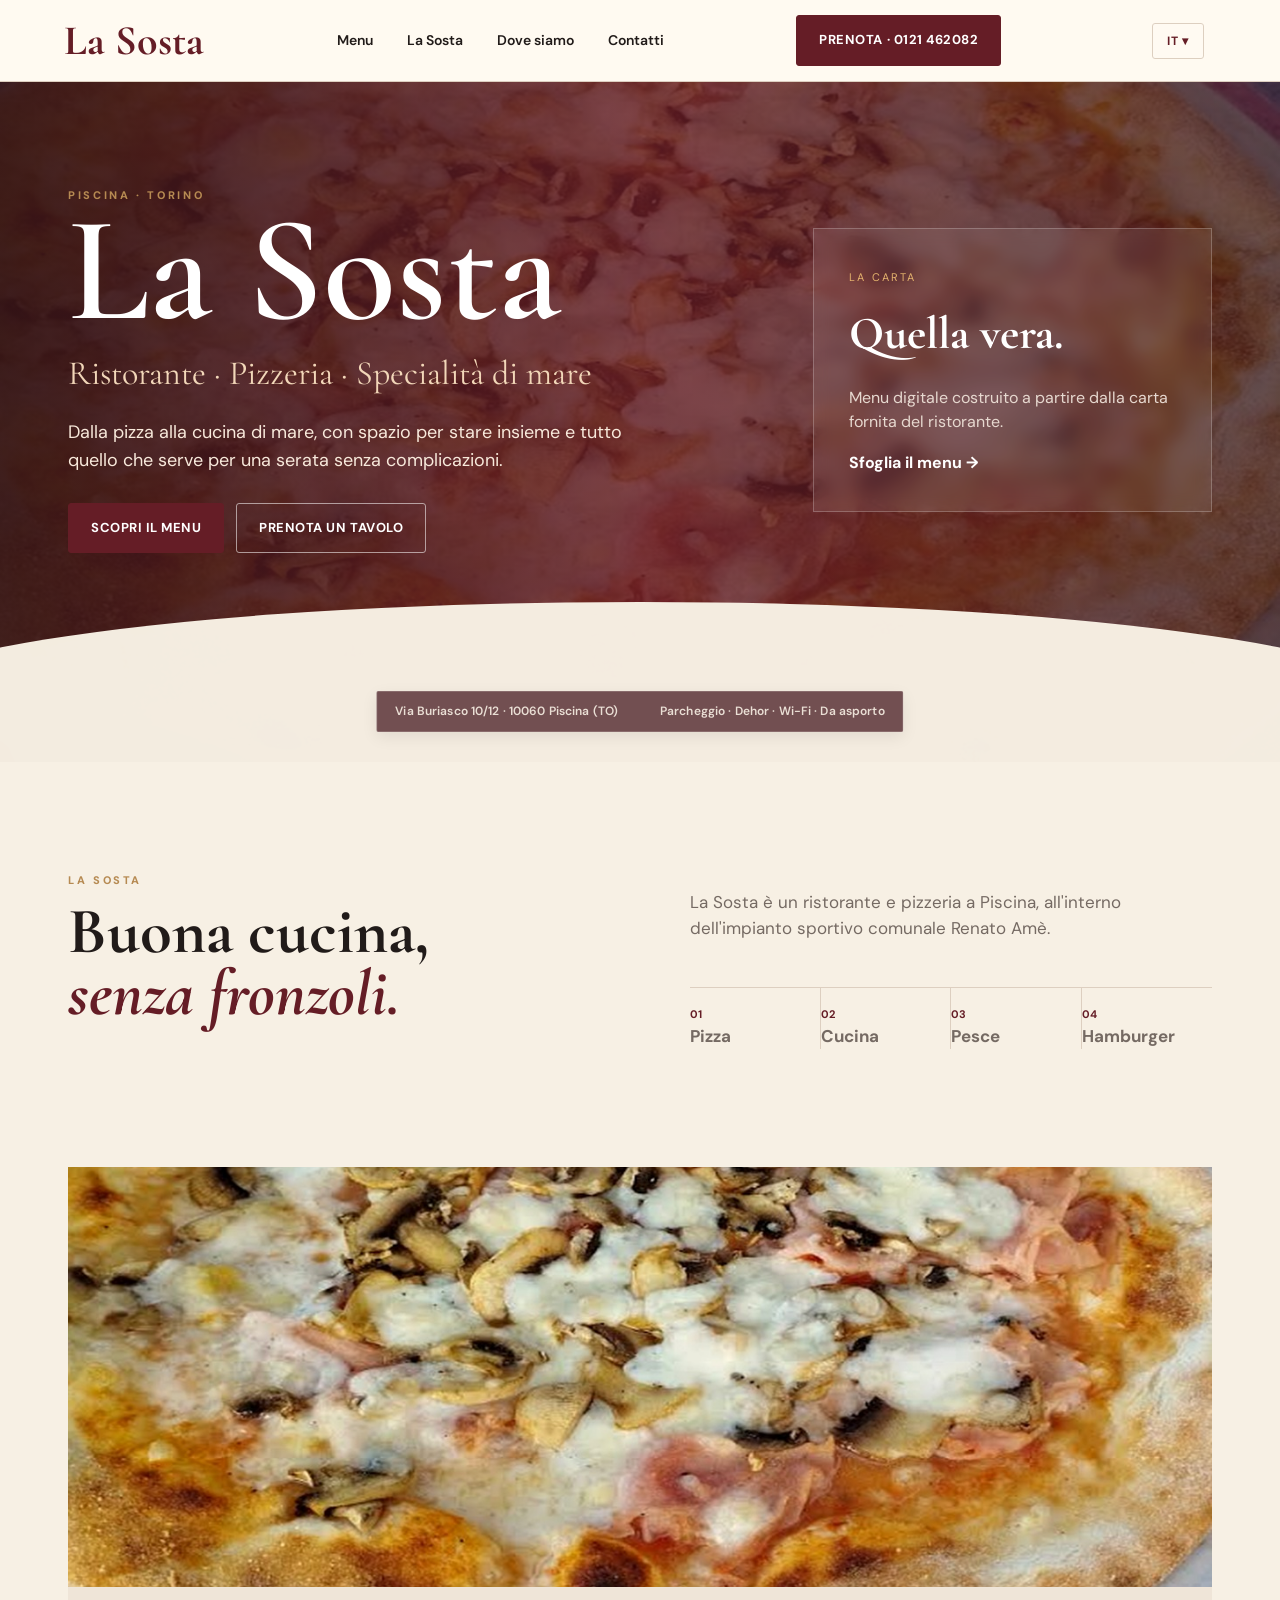
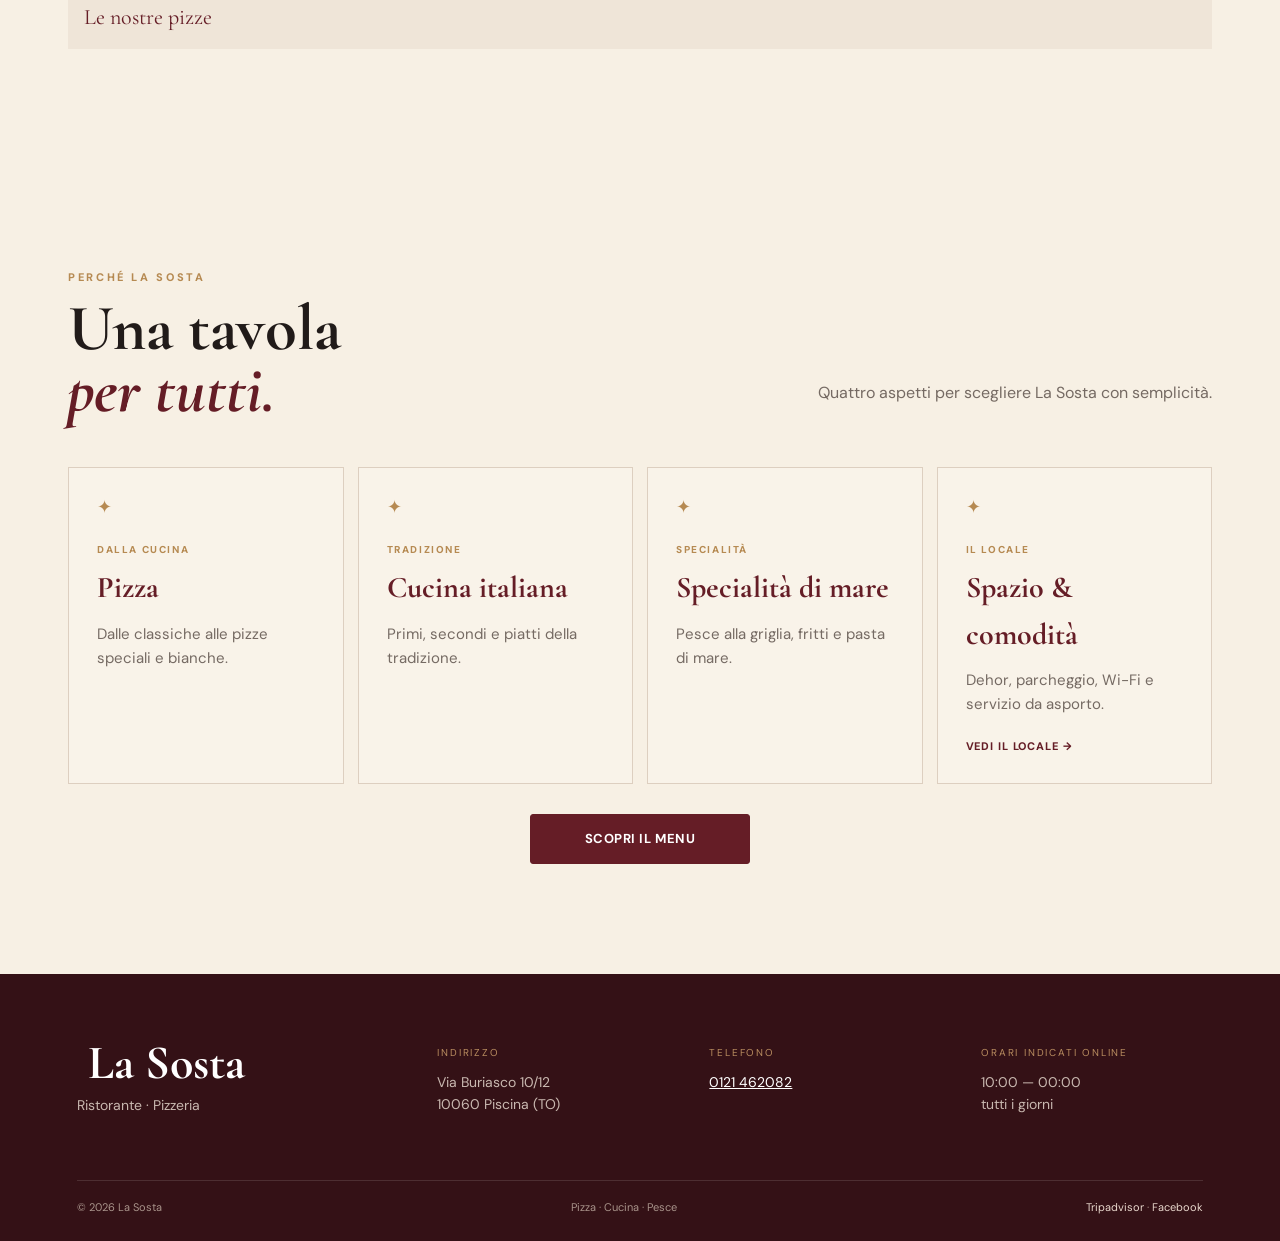
<file: index.html>
<!doctype html>
<html lang="it">
<head><meta charset="utf-8"><meta name="viewport" content="width=device-width,initial-scale=1"><title>La Sosta | Ristorante e Pizzeria a Piscina (TO)</title><meta name="description" content="La Sosta a Piscina: scopri il ristorante, le pizze e le specialità di mare. Trova il menu, il locale e i contatti."><meta name="theme-color" content="#651d26"><meta property="og:title" content="La Sosta | Ristorante e Pizzeria a Piscina (TO)"><meta property="og:description" content="La Sosta a Piscina: scopri il ristorante, le pizze e le specialità di mare. Trova il menu, il locale e i contatti."><meta property="og:type" content="restaurant"><link rel="preconnect" href="https://fonts.googleapis.com"><link rel="preconnect" href="https://fonts.gstatic.com" crossorigin><link href="https://fonts.googleapis.com/css2?family=Cormorant+Garamond:wght@500;600;700&family=DM+Sans:wght@400;500;600;700&display=swap" rel="stylesheet"><link rel="stylesheet" href="style.css?v=20261031responsive1"><link rel="canonical" href="https://lincwilk.github.io/la-sosta/"><link rel="icon" href="favicon.svg" type="image/svg+xml"><meta name="robots" content="index,follow"><meta property="og:url" content="https://lincwilk.github.io/la-sosta/"><meta property="og:locale" content="it_IT"><meta property="og:site_name" content="La Sosta"><meta name="twitter:card" content="summary_large_image"></head>
<body>
<a class="skip-link" href="#contenuto">Vai al contenuto</a><header class="nav" id="top"><a class="brand" href="index.html" aria-label="La Sosta"><div class="logo-text nav-logo-text">La Sosta</div></a><nav class="desktop-nav" aria-label="Navigazione principale"><a href="menu.html" data-i18n="nav_menu">Menu</a><a href="locale.html" data-i18n="nav_about">La Sosta</a><a href="contatti.html#dove-siamo" data-i18n="nav_location">Dove siamo</a><a href="contatti.html#contatti" data-i18n="nav_contact">Contatti</a></nav><a class="btn btn-small" href="tel:+390121462082" data-i18n="book_phone">Prenota · 0121 462082</a><div class="language-switcher" aria-label="Lingua"><button type="button" class="language-btn" aria-haspopup="true" aria-expanded="false">IT ▾</button><div class="language-menu"><button type="button" data-lang="it">🇮🇹 Italiano</button><button type="button" data-lang="en">🇬🇧 English</button><button type="button" data-lang="fr">🇫🇷 Français</button><button type="button" data-lang="pl">🇵🇱 Polski</button><button type="button" data-lang="pt">🇵🇹 Português</button></div></div><button class="menu-toggle" aria-label="Apri menu" aria-expanded="false">☰</button></header>
<main id="contenuto">
<section class="hero"><div class="hero-inner"><div class="hero-copy"><p class="eyebrow" data-i18n="hero_place">PISCINA · TORINO</p><h1>La Sosta</h1><p class="hero-sub" data-i18n="hero_sub">Ristorante · Pizzeria · Specialità di mare</p><p class="hero-text" data-i18n="hero_text">Pizza, cucina e specialità di mare.<br>Una tavola semplice, generosa e fatta per stare insieme.</p><div class="hero-actions"><a class="btn" href="menu.html" data-i18n="discover_menu">Scopri il menu</a><a class="btn btn-ghost" href="tel:+390121462082" data-i18n="book_table">Prenota un tavolo</a></div></div><div class="hero-card"><span data-i18n="card_label">LA CARTA</span><strong data-i18n="card_title">Quella vera.</strong><p data-i18n="card_text">Menu digitale costruito a partire dalla carta fornita del ristorante.</p><a href="menu.html" data-i18n="card_link">Sfoglia il menu →</a></div></div><div class="hero-bottom"><span>Via Buriasco 10/12 · 10060 Piscina (TO)</span><span data-i18n="amenities">Parcheggio · Dehor · Wi‑Fi · Da asporto</span></div></section>
<section class="intro section" id="la-sosta"><div><p class="eyebrow">LA SOSTA</p><h2 data-i18n="intro_title">Buona cucina,<br><em>senza fronzoli.</em></h2></div><div class="intro-copy"><p data-i18n="intro_text">La Sosta è un ristorante e pizzeria a Piscina, all'interno dell'impianto sportivo comunale Renato Amè. Un locale informale, adatto a famiglie e gruppi, con spazi esterni e parcheggio.</p><div class="facts"><div><b>01</b><span data-i18n="fact_pizza">Pizza</span></div><div><b>02</b><span data-i18n="fact_cucina">Cucina</span></div><div><b>03</b><span data-i18n="fact_pesce">Pesce</span></div><div><b>04</b><span data-i18n="fact_burger">Hamburger</span></div></div></div><figure class="intro-photo"><img src="assets/pizza-1.jpg" alt="Pizza della Sosta" loading="lazy"><figcaption data-i18n="gallery_pizza">Le nostre pizze</figcaption></figure></section>
<section class="why section"><div class="section-heading"><div><p class="eyebrow" data-i18n="why_eyebrow">PERCHÉ LA SOSTA</p><h2 data-i18n="why_title">Una tavola<br><em>per tutti.</em></h2></div><p data-i18n="why_intro">Dalla pizza alla cucina di mare, con spazio per stare insieme e tutto quello che serve per una serata senza complicazioni.</p></div><div class="why-grid">
<article><div class="why-icon">✦</div><div class="why-label" data-i18n="why_label_food">DALLA CUCINA</div><h3 data-i18n="why_pizza">Pizza</h3><p data-i18n="why_pizza_text">Dalle classiche alle pizze speciali e bianche.</p></article>
<article><div class="why-icon">✦</div><div class="why-label" data-i18n="why_label_food2">TRADIZIONE</div><h3 data-i18n="why_cucina">Cucina italiana</h3><p data-i18n="why_cucina_text">Primi, secondi e piatti della tradizione.</p></article>
<article><div class="why-icon">✦</div><div class="why-label" data-i18n="why_label_sea">SPECIALITÀ</div><h3 data-i18n="why_mare">Specialità di mare</h3><p data-i18n="why_mare_text">Pesce alla griglia, fritti e pasta di mare.</p></article>
<article><div class="why-icon">✦</div><div class="why-label" data-i18n="why_label_space">IL LOCALE</div><h3 data-i18n="why_space">Spazio & comodità</h3><p data-i18n="why_space_text">Dehor, parcheggio, Wi‑Fi e servizio da asporto.</p><a href="locale.html" data-i18n="why_cta_space">Vedi il locale →</a></article>
</div><div class="why-menu-cta"><a class="btn" href="menu.html" data-i18n="discover_menu">Scopri il menu completo</a></div></section>
</main>
<div class="mobile-bar"><a href="tel:+390121462082" data-i18n="mobile_call">Prenota</a></div>
<footer id="contatti"><div class="footer-main"><div><div class="logo-text footer-logo-text" id="secret-demo-trigger" title="">&nbsp;La Sosta</div><p data-i18n="footer_type">Ristorante · Pizzeria</p></div><div><small data-i18n="footer_address">INDIRIZZO</small><p>Via Buriasco 10/12<br>10060 Piscina (TO)</p></div><div><small data-i18n="footer_phone">TELEFONO</small><p><a href="tel:+390121462082">0121 462082</a></p></div><div><small data-i18n="footer_hours">ORARI INDICATI ONLINE</small><p>10:00 — 00:00<br>tutti i giorni</p></div></div><div class="footer-bottom"><span>© <span id="year"></span> La Sosta</span><span data-i18n="footer_tagline">Pizza · Cucina · Pesce</span><span class="footer-links"><a href="https://www.tripadvisor.it/Restaurant_Review-g3334659-d7702458-Reviews-La_sosta-Piscina_Province_of_Turin_Piedmont.html" target="_blank" rel="noopener" data-i18n="footer_tripadvisor">Tripadvisor</a> · <a href="https://www.facebook.com/p/La-Sosta-Ristorante-Pizzeria-100063670507147/" target="_blank" rel="noopener" data-i18n="footer_facebook">Facebook</a></span></div></footer>
<script type="application/ld+json">{"@context":"https://schema.org","@type":"Restaurant","name":"La Sosta","telephone":"+39 0121 462082","address":{"@type":"PostalAddress","streetAddress":"Via Buriasco 10/12","postalCode":"10060","addressLocality":"Piscina","addressRegion":"TO","addressCountry":"IT"},"servesCuisine":["Italian","Pizza","Seafood"],"priceRange":"€€"}</script><script>
(function(){
  const trigger=document.getElementById('secret-demo-trigger');
  if(!trigger)return;
  let taps=0,lastTap=0;
  trigger.addEventListener('click',function(){
    const now=Date.now();
    if(now-lastTap>2200)taps=0;
    lastTap=now;
    taps++;
    if(taps>=5){
      window.location.href='demo.html';
    }
  });
})();
</script><script src="script.js?v=20261011multipage2"></script></body></html>
</file>
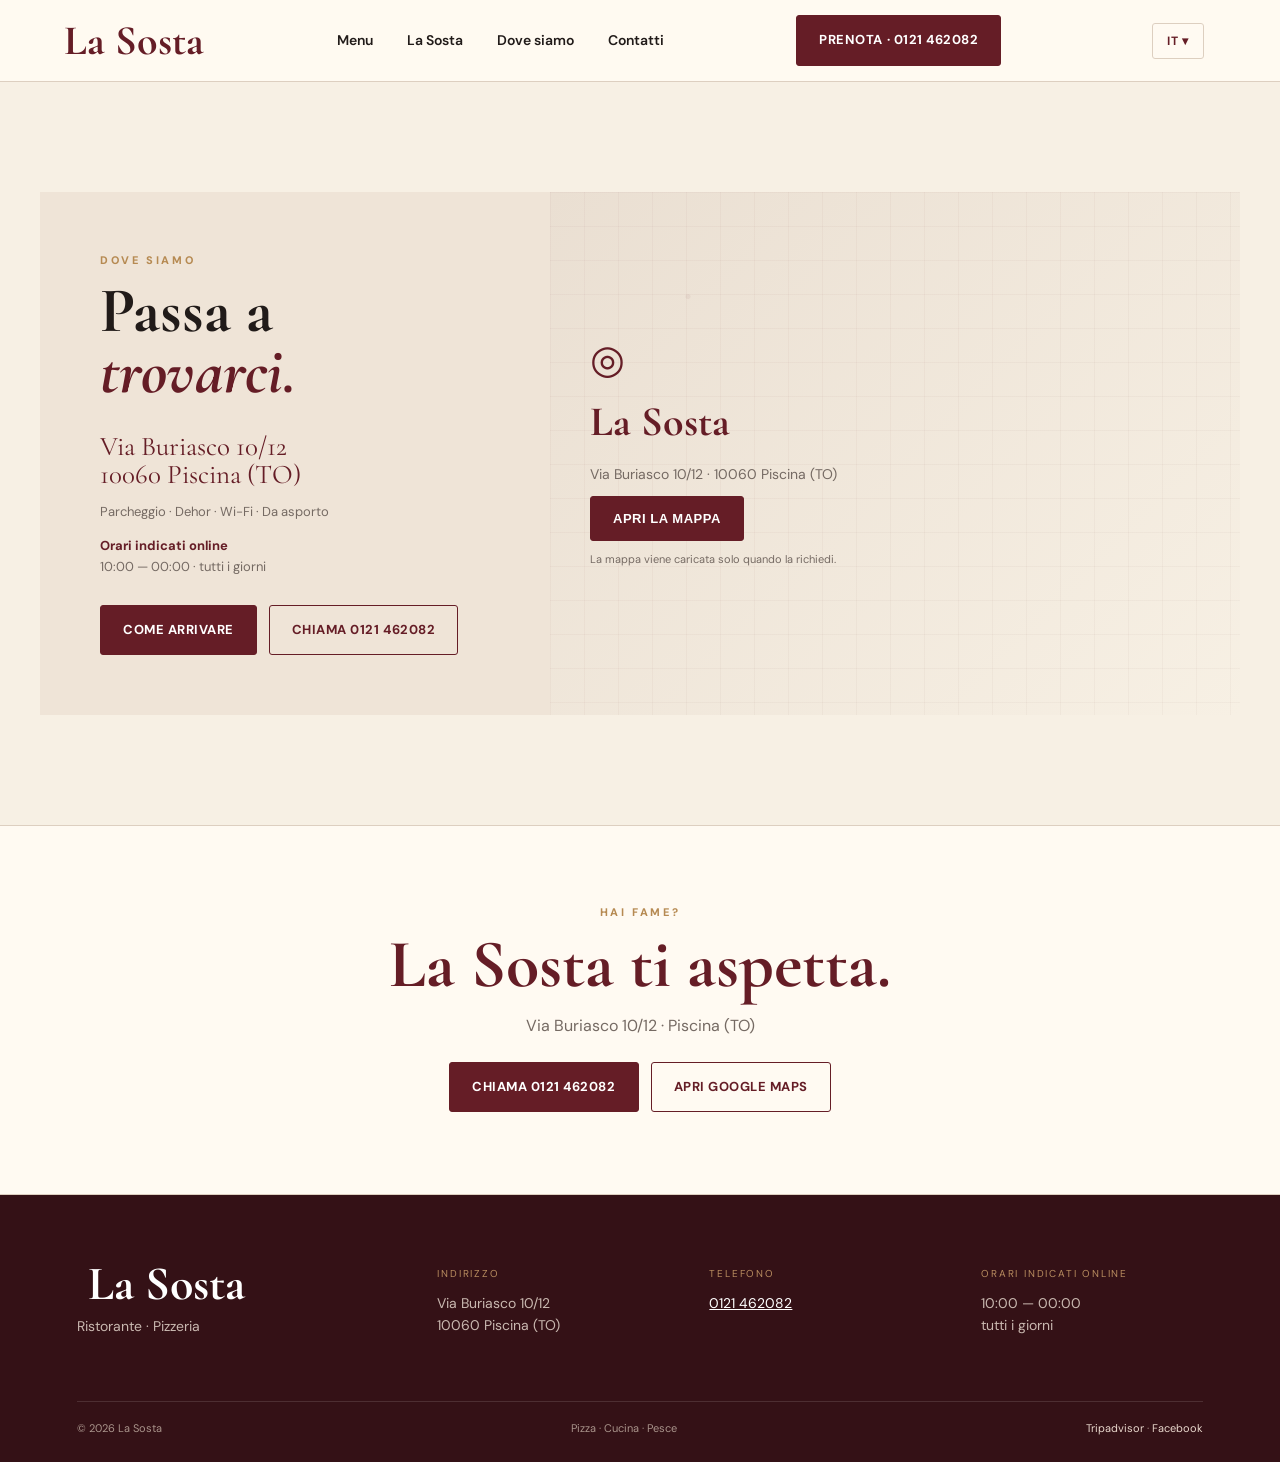
<file: contatti.html>
<!doctype html>
<html lang="it">
<head><meta charset="utf-8"><meta name="viewport" content="width=device-width,initial-scale=1"><title>Dove siamo e contatti | La Sosta a Piscina</title><meta name="description" content="Indirizzo, telefono, indicazioni stradali e contatti del ristorante La Sosta a Piscina."><meta name="theme-color" content="#651d26"><meta property="og:title" content="Dove siamo e contatti | La Sosta a Piscina"><meta property="og:description" content="Indirizzo, telefono, indicazioni stradali e contatti del ristorante La Sosta a Piscina."><meta property="og:type" content="restaurant"><link rel="preconnect" href="https://fonts.googleapis.com"><link rel="preconnect" href="https://fonts.gstatic.com" crossorigin><link href="https://fonts.googleapis.com/css2?family=Cormorant+Garamond:wght@500;600;700&family=DM+Sans:wght@400;500;600;700&display=swap" rel="stylesheet"><link rel="stylesheet" href="style.css?v=20261031responsive1"><link rel="canonical" href="https://lincwilk.github.io/la-sosta/contatti.html"><link rel="icon" href="favicon.svg" type="image/svg+xml"><meta name="robots" content="index,follow"><meta property="og:url" content="https://lincwilk.github.io/la-sosta/contatti.html"><meta property="og:locale" content="it_IT"><meta property="og:site_name" content="La Sosta"><meta name="twitter:card" content="summary_large_image"></head>
<body>
<a class="skip-link" href="#contenuto">Vai al contenuto</a><header class="nav" id="top"><a class="brand" href="index.html" aria-label="La Sosta"><div class="logo-text nav-logo-text">La Sosta</div></a><nav class="desktop-nav" aria-label="Navigazione principale"><a href="menu.html" data-i18n="nav_menu">Menu</a><a href="locale.html" data-i18n="nav_about">La Sosta</a><a href="contatti.html#dove-siamo" data-i18n="nav_location">Dove siamo</a><a href="contatti.html#contatti" data-i18n="nav_contact">Contatti</a></nav><a class="btn btn-small" href="tel:+390121462082" data-i18n="book_phone">Prenota · 0121 462082</a><div class="language-switcher" aria-label="Lingua"><button type="button" class="language-btn" aria-haspopup="true" aria-expanded="false">IT ▾</button><div class="language-menu"><button type="button" data-lang="it">🇮🇹 Italiano</button><button type="button" data-lang="en">🇬🇧 English</button><button type="button" data-lang="fr">🇫🇷 Français</button><button type="button" data-lang="pl">🇵🇱 Polski</button><button type="button" data-lang="pt">🇵🇹 Português</button></div></div><button class="menu-toggle" aria-label="Apri menu" aria-expanded="false">☰</button></header>
<main id="contenuto">
<section class="location section" id="dove-siamo"><div class="location-card"><div><p class="eyebrow" data-i18n="location_eyebrow">DOVE SIAMO</p><h2 data-i18n="location_title">Passa a<br><em>trovarci.</em></h2><p class="location-address">Via Buriasco 10/12<br>10060 Piscina (TO)</p><p class="location-meta" data-i18n="amenities">Parcheggio · Dehor · Wi‑Fi · Da asporto</p><p class="location-hours"><strong data-i18n="hours_label">Orari indicati online</strong><br>10:00 — 00:00 · tutti i giorni</p><div class="hero-actions"><a class="btn" href="https://www.google.com/maps/search/?api=1&query=La+Sosta+Via+Buriasco+10%2F12+Piscina+TO" target="_blank" rel="noopener" data-i18n="directions">Come arrivare</a><a class="btn btn-ghost" href="tel:+390121462082" data-i18n="call_phone">Chiama 0121 462082</a></div></div><div class="location-map" id="map-area"><div class="map-placeholder"><span class="map-pin">◎</span><strong>La Sosta</strong><span>Via Buriasco 10/12 · 10060 Piscina (TO)</span><button class="btn" type="button" id="load-map" data-i18n="load_map">Apri la mappa</button><small data-i18n="map_privacy_note">La mappa viene caricata solo quando la richiedi.</small></div></div></div></section>
<section class="cta section"><div class="cta-inner"><p class="eyebrow" data-i18n="cta_eyebrow">HAI FAME?</p><h2 data-i18n="cta_title">La Sosta ti aspetta.</h2><p>Via Buriasco 10/12 · Piscina (TO)</p><div class="hero-actions"><a class="btn" href="tel:+390121462082" data-i18n="call_phone">Chiama 0121 462082</a><a class="btn btn-ghost" target="_blank" rel="noopener" href="https://www.google.com/maps/search/?api=1&query=La+Sosta+Via+Buriasco+10%2F12+Piscina+TO" data-i18n="open_maps">Apri Google Maps</a></div></div></section>
</main>
<div class="mobile-bar"><a href="tel:+390121462082" data-i18n="mobile_call">Prenota</a></div>
<footer id="contatti"><div class="footer-main"><div><div class="logo-text footer-logo-text" id="secret-demo-trigger" title="">&nbsp;La Sosta</div><p data-i18n="footer_type">Ristorante · Pizzeria</p></div><div><small data-i18n="footer_address">INDIRIZZO</small><p>Via Buriasco 10/12<br>10060 Piscina (TO)</p></div><div><small data-i18n="footer_phone">TELEFONO</small><p><a href="tel:+390121462082">0121 462082</a></p></div><div><small data-i18n="footer_hours">ORARI INDICATI ONLINE</small><p>10:00 — 00:00<br>tutti i giorni</p></div></div><div class="footer-bottom"><span>© <span id="year"></span> La Sosta</span><span data-i18n="footer_tagline">Pizza · Cucina · Pesce</span><span class="footer-links"><a href="https://www.tripadvisor.it/Restaurant_Review-g3334659-d7702458-Reviews-La_sosta-Piscina_Province_of_Turin_Piedmont.html" target="_blank" rel="noopener" data-i18n="footer_tripadvisor">Tripadvisor</a> · <a href="https://www.facebook.com/p/La-Sosta-Ristorante-Pizzeria-100063670507147/" target="_blank" rel="noopener" data-i18n="footer_facebook">Facebook</a></span></div></footer>
<script src="script.js?v=20261011multipage2"></script></body></html>
</file>
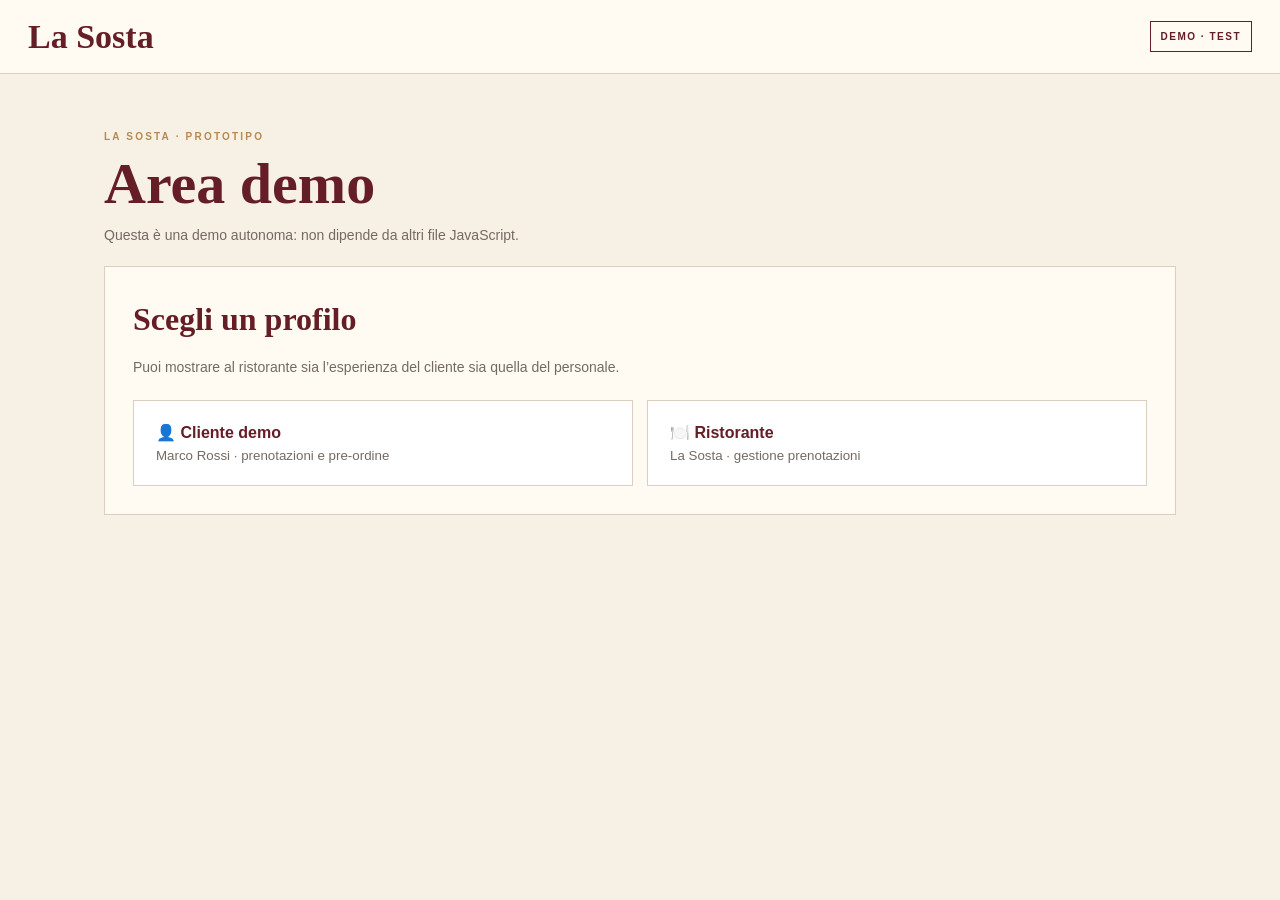
<file: demo.html>
<!doctype html>
<html lang="it">
<head>
<meta charset="utf-8">
<meta name="viewport" content="width=device-width,initial-scale=1">
<title>La Sosta — Demo prenotazioni</title>
<style>
:root{--cream:#f7f0e4;--paper:#fffaf2;--wine:#651d26;--wine2:#8c3036;--ink:#211b19;--muted:#756a63;--line:#ddcfc0;--gold:#b68a52}
*{box-sizing:border-box}body{margin:0;background:var(--cream);color:var(--ink);font-family:Arial,sans-serif;line-height:1.5}.top{height:74px;background:var(--paper);border-bottom:1px solid var(--line);display:flex;align-items:center;justify-content:space-between;padding:0 28px;position:sticky;top:0;z-index:5}.logo{font-family:Georgia,serif;font-size:34px;font-weight:700;color:var(--wine);text-decoration:none}.badge{font-size:10px;font-weight:800;letter-spacing:.15em;color:var(--wine);border:1px solid var(--wine);padding:7px 10px}.wrap{max-width:1120px;margin:auto;padding:55px 24px 90px}h1,h2,h3{font-family:Georgia,serif;color:var(--wine)}h1{font-size:58px;line-height:.95;margin:0 0 12px}h2{font-size:32px;margin:0 0 10px}h3{font-size:23px;margin:0 0 7px}.eyebrow{font-size:10px;letter-spacing:.22em;font-weight:800;color:var(--gold);margin:0 0 12px}.muted{color:var(--muted);font-size:14px}.panel{background:var(--paper);border:1px solid var(--line);padding:28px;margin-top:20px}.choices{display:grid;grid-template-columns:1fr 1fr;gap:14px;margin-top:22px}.choice,.tab,.qty button,.action{cursor:pointer}.choice{background:#fff;border:1px solid var(--line);padding:22px;text-align:left;font-size:16px;font-weight:700;color:var(--wine)}.choice small{display:block;margin-top:6px;color:var(--muted);font-weight:400}.tabs{display:flex;gap:8px;flex-wrap:wrap;margin:25px 0}.tab{border:1px solid var(--line);background:var(--paper);padding:10px 15px;border-radius:30px;font-weight:700;color:var(--muted)}.tab.active,.action{background:var(--wine);color:#fff;border-color:var(--wine)}.grid{display:grid;grid-template-columns:1fr 1fr;gap:18px}.form{display:grid;grid-template-columns:1fr 1fr;gap:13px}.form label{font-size:11px;font-weight:800;text-transform:uppercase;letter-spacing:.08em;color:var(--muted)}.form .full{grid-column:1/-1}.form input,.form textarea{display:block;width:100%;margin-top:5px;padding:12px;border:1px solid var(--line);background:#fff;font:14px Arial}.form textarea{min-height:85px}.action{border:1px solid var(--wine);padding:12px 18px;font-weight:800}.row{border:1px solid var(--line);background:#fff;padding:17px;margin-top:10px}.section-head{display:flex;justify-content:space-between;align-items:end;gap:20px;margin-bottom:14px}.section-head .eyebrow{margin-bottom:5px}.preorder-ticket{border:1px solid var(--line);background:#fff;padding:18px;margin-top:10px}.ticket-main{display:flex;justify-content:space-between;gap:15px}.ticket-main h3{margin-bottom:3px}.ticket-items{margin-top:15px;padding:13px 14px;background:var(--cream);font-weight:700;color:var(--wine)}.ticket-note{margin-top:10px;font-size:13px;color:var(--muted)}.ticket-actions{display:flex;gap:10px;flex-wrap:wrap;margin-top:16px}.ticket-link{background:#fff;border:1px solid var(--wine);color:var(--wine);padding:10px 14px;font-weight:800;cursor:pointer}.ticket-modal{position:fixed;inset:0;background:rgba(33,27,25,.58);display:flex;align-items:center;justify-content:center;padding:24px;z-index:50}.ticket-sheet{width:min(620px,100%);max-height:90vh;overflow:auto;background:var(--paper);border:1px solid var(--line);box-shadow:0 18px 60px rgba(0,0,0,.25);padding:28px}.ticket-sheet-head{display:flex;justify-content:space-between;gap:20px;border-bottom:1px solid var(--line);padding-bottom:18px}.ticket-sheet h2{margin:0}.ticket-close{border:0;background:transparent;color:var(--wine);font-size:28px;cursor:pointer;line-height:1}.ticket-order{margin:20px 0;background:#fff;border:1px dashed var(--gold);padding:18px}.ticket-order-line{display:flex;justify-content:space-between;gap:15px;padding:8px 0;border-bottom:1px solid var(--line)}.ticket-order-line:last-child{border-bottom:0}.ticket-order-line b:first-child{color:var(--wine)}@media(max-width:700px){.section-head,.ticket-main{display:block}.section-head .muted{display:block;margin-top:4px}}.rowtop{display:flex;justify-content:space-between;gap:15px}.status{font-size:10px;font-weight:800;text-transform:uppercase;background:#e4eee4;color:#315d35;padding:6px 8px;height:max-content}.kpis{display:grid;grid-template-columns:repeat(4,1fr);gap:10px}.kpi{background:#fff;border:1px solid var(--line);padding:18px}.kpi b{display:block;font:700 30px Georgia;color:var(--wine)}.kpi span{font-size:10px;text-transform:uppercase;color:var(--muted)}.qtyrow{display:flex;justify-content:space-between;gap:15px;border-bottom:1px solid var(--line);padding:12px 0}.qty{display:flex;align-items:center;gap:9px}.qty button{width:31px;height:31px;border:1px solid var(--line);background:#fff}.qty b{min-width:20px;text-align:center}.alert{padding:13px 15px;background:#f1e7d9;border-left:3px solid var(--gold);font-size:13px;margin-bottom:18px}.actions{display:flex;gap:10px;flex-wrap:wrap;margin-top:18px}.ghost{background:transparent;color:var(--wine)}@media(max-width:700px){.wrap{padding:38px 16px}.top{padding:0 16px}.grid,.choices,.form{grid-template-columns:1fr}.form .full{grid-column:auto}.kpis{grid-template-columns:1fr 1fr}h1{font-size:48px}.rowtop{display:block}.status{display:inline-block;margin-top:8px}}
.preorder-dish{display:flex;flex-direction:column;gap:5px;min-width:0;padding-right:12px}.preorder-ingredients{display:block;color:var(--muted);font-size:13px;line-height:1.45;font-weight:400}.qtyrow{align-items:center;gap:14px}.qty{flex-shrink:0}@media(max-width:600px){.preorder-ingredients{font-size:12px}.qtyrow{gap:8px}}
</style>
</head>
<body>
<header class="top"><a class="logo" href="index.html">La Sosta</a><span class="badge">DEMO · TEST</span></header>
<main id="app" class="wrap"></main>
<script>
(function(){
var key='laSostaStandaloneDemoV1';
var state;
try{state=JSON.parse(localStorage.getItem(key)||'null')}catch(e){}
if(!state)state={role:null,reservations:[{id:'LS-1001',name:'Marco Rossi',phone:'333 1234567',date:'2026-10-10',time:'20:30',people:12,note:'Compleanno',status:'Confermata',preorderStatus:'Ricevuto',preorder:'2× Margherita, 3× Diavola, 1× Bresaola, 1× La Sosta, 2× Fettuccine al ragù, 1× Spaghetti allo scoglio*, 1× Tagliata di vitello',preorderNote:'2 persone vegetariane'}]};
if(state&&state.reservations&&state.reservations.length){var demo=state.reservations.find(function(x){return x.id==='LS-1001'});if(demo&&demo.preorder==='7 pizze, 2 primi, 1 secondo'){demo.preorder='2× Margherita, 3× Diavola, 1× Bresaola, 1× La Sosta, 2× Fettuccine al ragù, 1× Spaghetti allo scoglio*, 1× Tagliata di vitello';demo.preorderNote=demo.preorderNote||'2 persone vegetariane';save()}}
var app=document.getElementById('app');
function save(){try{localStorage.setItem(key,JSON.stringify(state))}catch(e){}}
function esc(s){return String(s==null?'':s).replace(/[&<>"']/g,function(m){return({'&':'&amp;','<':'&lt;','>':'&gt;','"':'&quot;',"'":'&#039;'})[m]})}
function home(){app.innerHTML='<p class="eyebrow">LA SOSTA · PROTOTIPO</p><h1>Area demo</h1><p class="muted">Questa è una demo autonoma: non dipende da altri file JavaScript.</p><section class="panel"><h2>Scegli un profilo</h2><p class="muted">Puoi mostrare al ristorante sia l’esperienza del cliente sia quella del personale.</p><div class="choices"><button class="choice" onclick="client()">👤 Cliente demo<small>Marco Rossi · prenotazioni e pre-ordine</small></button><button class="choice" onclick="admin()">🍽️ Ristorante<small>La Sosta · gestione prenotazioni</small></button></div></section>'}
function tabs(role){return '<div class="tabs"><button class="tab '+(role==='client'?'active':'')+'" onclick="client()">Area cliente</button><button class="tab '+(role==='admin'?'active':'')+'" onclick="admin()">Area ristorante</button><button class="tab" onclick="logout()">Esci</button></div>'}
function client(){state.role='client';save();var mine=state.reservations.filter(function(r){return r.name==='Marco Rossi'});app.innerHTML='<p class="eyebrow">AREA CLIENTE · DEMO</p><h1>Ciao, Marco.</h1><p class="muted">Gestisci prenotazioni e pre-ordini per gruppi.</p>'+tabs('client')+'<div class="grid"><section class="panel"><h2>Nuova prenotazione</h2><div class="form"><label>Nome<input id="name" value="Marco Rossi"></label><label>Telefono<input id="phone" value="333 1234567"></label><label>Data<input id="date" type="date" value="2026-10-17"></label><label>Ora<input id="time" type="time" value="20:30"></label><label>Persone<input id="people" type="number" min="1" value="4"></label><label class="full">Note<textarea id="note" placeholder="Compleanno, richieste..."></textarea></label></div><div class="actions"><button class="action" onclick="newRes()">Invia richiesta</button></div></section><section class="panel"><h2>Le mie prenotazioni</h2>'+(mine.length?mine.map(card).join(''):'<p class="muted">Nessuna prenotazione.</p>')+'</section></div>'}
function card(r){return '<div class="row"><div class="rowtop"><div><b>'+esc(r.date)+' · '+esc(r.time)+'</b><div class="muted">'+esc(r.people)+' persone · '+esc(r.note||'Nessuna nota')+'</div></div><span class="status">'+esc(r.status)+'</span></div>'+(Number(r.people)>=8?'<div class="actions"><button class="action" onclick="preorder(\''+esc(r.id)+'\')">Preparare il pre-ordine</button></div>':'')+'</div>'}
function newRes(){state.reservations.unshift({id:'LS-'+String(Date.now()).slice(-6),name:document.getElementById('name').value,phone:document.getElementById('phone').value,date:document.getElementById('date').value,time:document.getElementById('time').value,people:Number(document.getElementById('people').value),note:document.getElementById('note').value,status:'In attesa'});save();client()}
var preorderMenu={"Pizze":["Bismarck","Bresaola","Bufala","Calzone","Capricciosa","Caramellata","Contadina","Crudo","Diavola","Funghi","Gorgo","Gorgo e mele","Gorgo e pere","Isola","Margherita","Marinara","Napoli","Parmigiana","Patatine","Prosciutto","Prosciutto e funghi","4 Formaggi","4 Stagioni","Salsiccia","Siciliana","Spagnola","Speck e brie","Tirolese","Tonno","Valdostana","Vegetariana","Würstel"],"Specialità & focacce":["Biancaneve","Burrata","Calabrese","Frutti di mare","Focaccia bianca","Focaccia con lardo","Focaccia con nutella","Focaccia con prosciutto crudo","Friarelli e salsiccia","La Sosta","Italia","’Nduja","Victoria"],"Antipasti":["Flan di zucchine con fonduta di toma e granella di nocciole","Vitello tonnato cotto a bassa temperatura","Roast-beef con rucola, pomodorini e scaglie di grana","Cocktail di gamberi*","Gamberi* con verdure saltate","Polpo* con patate (freddo)","Battuta di tonno con verdurine di stagione e salsa di soia","Insalata La Sosta (calamari*, gamberi*, cozze e polpo con verdure)","Cozze alla marinara (aglio, prezzemolo)","Ciacchette patate (aglio, prezzemolo, sugo di pomodoro, pepe)","Chiacchiere Burrata (burrata, prosciutto crudo e pomodorini)","Chiacchiere La Sosta (bufala, prosciutto crudo e pomodorini)","Chiacchiere Pistacchiose (mortadella, stracciatella, pomodorini, rucola e pistacchi)"],"Primi":["Fettuccine al ragù","Trofie fresche al ligure","Gnocchi alle ortiche con fonduta al taleggio e miele allo zafferano","Spaghetti alla carbonara","Trenette alle cozze","Paccheri con polpo, olive taggiasche, pomodorini, pinoli tostati e olio al basilico","Spaghetti allo scoglio*","Tagliatelle con gamberoni, pesto di rucola, pomodorino caramellato e mollica tostata","Linguine alla tarantina","Spaghetti alle vongole, bottarga sarda e prezzemolo","Paella di pesce*"],"Secondi":["Milanese di pollo","Tagliata di vitello con verdure miste","Spiedini di pesce fritti","Calamaro alla griglia con zucchine, menta e maionese al lime","Pesce spada* alla griglia","Tagliata di tonno alla mediterranea","Tentacolo di polpo* grigliato con crema di patate e guanciale croccante","Salmone in crosta di pistacchi, cipolla caramellata e salsa teriyaki","Fritto di calamari*","Fritto di calamari e gamberi*","Fritto La Sosta (calamari, gamberi, polpo, gamberoni)*","Grigliata di pesce*"],"Hamburger":["Panino Cheeseburger","Panino La Sosta","Panino La Svolta"],"Contorni":["Insalata verde","Insalata mista","Patatine* fritte","Spinaci* al burro / lessi","Zucchine fritte","Verdure grigliate"],"Dolci":["Sorbetto al limone","Tartufo bianco o nero","Dolci della casa","Altri dolci della casa"],"Vini":["Prosecco DOCG Superiore Extra Dry","Prosecco di Treviso Rosato","Moscato d’Asti DOCG","Roero Arneis DOCG — Mario Costa","Roero Arneis DOCG — Augusto De Nardis","Erbaluce di Caluso DOCG “Fior di ghiaccio”","Muller Thurgau Trentino DOC","Gewürztraminer DOC","Pecorino DOC Offida “Veronica”","Falanghina Taburno DOC","Greco Sannio DOC","Kikè Sicilia IGT","Kreos Rosato Salento IGT","Langhe Barbera DOC","Ruché di Castagnole Monf. to “La Tradizione”","Nebbiolo d’Alba SUP. “Cianin da Stiva”","Pinot Nero Trentino DOC"]};
var preorderDetails={pizze:[['Bismarck','pomodoro, mozzarella, prosciutto cotto, uovo','8,00'],['Bresaola','pomodoro, mozzarella, bresaola, rucola, scaglie di parmigiano','11,00'],['Bufala','pomodoro, mozzarella di bufala','9,00'],['Calzone','pomodoro, mozzarella, prosciutto cotto, funghi','8,00'],['Capricciosa','pomodoro, mozzarella, prosciutto cotto, funghi, acciughe, carciofi','8,00'],['Caramellata','pomodoro, mozzarella, cipolla caramellata, olive taggiasche, tonno','8,50'],['Contadina','pomodoro, mozzarella, salsiccia, funghi, cipolla','8,00'],['Crudo','pomodoro, mozzarella, prosciutto crudo','9,00'],['Diavola','pomodoro, mozzarella, salame piccante','8,00'],['Funghi','pomodoro, mozzarella, funghi','7,50'],['Gorgo','pomodoro, mozzarella, gorgonzola','8,00'],['Gorgo e mele','pomodoro, mozzarella, gorgonzola, mele','9,00'],['Gorgo e pere','pomodoro, mozzarella, gorgonzola, pere','9,00'],['Isola','pomodoro, mozzarella, salamino sardo, pecorino sardo','8,00'],['Margherita','pomodoro, mozzarella','5,00'],['Marinara','pomodoro, aglio, prezzemolo, origano','4,00'],['Napoli','pomodoro, mozzarella, acciughe','6,00'],['Parmigiana','pomodoro, mozzarella, melanzane fritte, scaglie di parmigiano','8,00'],['Patatine','pomodoro, mozzarella, patatine fritte','7,50'],['Prosciutto','pomodoro, mozzarella, prosciutto cotto','7,50'],['Prosciutto e funghi','pomodoro, mozzarella, prosciutto cotto, funghi','8,00'],['4 Formaggi','pomodoro, mozzarella, formaggi','8,00'],['4 Stagioni','pomodoro, mozzarella, prosciutto cotto, funghi, carciofi, olive','8,00'],['Salsiccia','pomodoro, mozzarella, salsiccia','7,50'],['Siciliana','pomodoro, mozzarella, acciughe, capperi, olive, cipolla','7,50'],['Spagnola','pomodoro, mozzarella, salsiccia, peperoni, cipolla','8,00'],['Speck e brie','pomodoro, mozzarella, speck, brie','9,00'],['Tirolese','pomodoro, mozzarella, gorgonzola, speck','9,00'],['Tonno','pomodoro, mozzarella, tonno','7,00'],['Valdostana','pomodoro, mozzarella, fontina, prosciutto cotto','8,00'],['Vegetariana','pomodoro, mozzarella, verdure di stagione','8,00'],['Würstel','pomodoro, mozzarella, würstel','6,50']],speciali:[['Biancaneve','mozzarella, stracchino, rucola','8,00'],['Burrata','mozzarella, burrata, pomodoro fresco, basilico','9,00'],['Calabrese','mozzarella, provola fresca affumicata, ’nduja, cipolla tropea','10,00'],['Frutti di mare','pomodoro, frutti di mare','11,00'],['Focaccia bianca','olio, sale','3,50'],['Focaccia con lardo','','5,00'],['Focaccia con nutella','','5,00'],['Focaccia con prosciutto crudo','','8,00'],['Friarelli e salsiccia','mozzarella, friarelli, salsiccia','9,00'],['La Sosta','mozzarella, pesto di rucola, pomodorino caramellato, acciughe, stracciatella','11,00'],['Italia','mozzarella, pomodorini, rucola, scaglie di parmigiano','8,00'],['’Nduja','pomodoro, mozzarella, ’nduja calabra, scaglie di parmigiano','9,00'],['Victoria','mozzarella, zucchine, scaglie di parmigiano','8,00']],antipasti:[['Flan di zucchine con fonduta di toma e granella di nocciole','','9,00'],['Vitello tonnato cotto a bassa temperatura','','11,00'],['Roast-beef con rucola, pomodorini e scaglie di grana','','11,00'],['Cocktail di gamberi*','','11,00'],['Gamberi* con verdure saltate','','13,00'],['Polpo* con patate (freddo)','','13,00'],['Battuta di tonno con verdurine di stagione e salsa di soia','','14,00'],['Insalata La Sosta (calamari*, gamberi*, cozze e polpo con verdure)','','14,00'],['Cozze alla marinara (aglio, prezzemolo)','','15,00'],['Ciacchette patate (aglio, prezzemolo, sugo di pomodoro, pepe)','','15,00'],['Chiacchiere Burrata (burrata, prosciutto crudo e pomodorini)','','15,00'],['Chiacchiere La Sosta (bufala, prosciutto crudo e pomodorini)','','15,00'],['Chiacchiere Pistacchiose (mortadella, stracciatella, pomodorini, rucola e pistacchi)','','18,00']],primi:[['Fettuccine al ragù','','9,00'],['Trofie fresche al ligure','pesto di basilico, patate e fagiolini','11,00'],['Gnocchi alle ortiche con fonduta al taleggio e miele allo zafferano','','13,00'],['Spaghetti alla carbonara','','13,00'],['Trenette alle cozze','','14,00'],['Paccheri con polpo, olive taggiasche, pomodorini, pinoli tostati e olio al basilico','','15,00'],['Spaghetti allo scoglio*','','16,00'],['Tagliatelle con gamberoni, pesto di rucola, pomodorino caramellato e mollica tostata','','16,00'],['Linguine alla tarantina','cozze, vongole, gamberi*, pomodoro fresco','16,00'],['Spaghetti alle vongole, bottarga sarda e prezzemolo','','20,00'],['Paella di pesce*','minimo x 4 persone, su prenotazione','20,00 / persona']],secondi:[['Milanese di pollo','','9,00'],['Tagliata di vitello con verdure miste','','17,00'],['Spiedini di pesce fritti','gamberi, polpo, pesce spada e verdure','13,00'],['Calamaro alla griglia con zucchine, menta e maionese al lime','','14,00'],['Pesce spada* alla griglia','','14,00'],['Tagliata di tonno alla mediterranea','','15,00'],['Tentacolo di polpo* grigliato con crema di patate e guanciale croccante','','16,00'],['Salmone in crosta di pistacchi, cipolla caramellata e salsa teriyaki','','16,00'],['Fritto di calamari*','','13,00'],['Fritto di calamari e gamberi*','','15,00'],['Fritto La Sosta (calamari, gamberi, polpo, gamberoni)*','','19,00'],['Grigliata di pesce*','gamberoni, polpo, pesce spada, salmone, tonno — minimo x 2 persone','50,00']],hamburger:[['Panino Cheeseburger','hamburger di fassona, pomodoro, insalata, formaggio e ketchup — comprese patatine fritte + bevanda piccola','13,00'],['Panino La Sosta','hamburger di fassona, pomodoro, insalata, scamorza affumicata, cipolla caramellata e salsa barbecue — comprese patatine fritte + bevanda piccola','15,00'],['Panino La Svolta','milanese di pollo, pomodoro, insalata, formaggio, guanciale croccante e maionese — comprese patatine fritte + bevanda piccola','15,00']],contorni:[['Insalata verde','','3,00'],['Insalata mista','','4,00'],['Patatine* fritte','','3,50'],['Spinaci* al burro / lessi','','3,50'],['Zucchine fritte','','4,00'],['Verdure grigliate','','6,00']],dolci:[['Sorbetto al limone','','3,00'],['Tartufo bianco o nero','','4,00'],['Dolci della casa','Meringata, Bunet, Tiramisù, Panna cotta, Profiterol','4,00'],['Altri dolci della casa','chiedere al personale','4,00']],vini:[['Prosecco DOCG Superiore Extra Dry','Terre S. Venanzio · Veneto','21,00'],['Prosecco di Treviso Rosato','Terre S. Venanzio · Veneto','19,00'],['Moscato d’Asti DOCG','Mustela · Piemonte','15,00'],['Roero Arneis DOCG','Mario Costa · Piemonte','18,00'],['Roero Arneis DOCG','Augusto De Nardis · Piemonte','20,00'],['Erbaluce di Caluso DOCG “Fior di ghiaccio”','Coop. Prod. Erbaluce di Caluso · Piemonte','15,00'],['Muller Thurgau Trentino DOC','Plazzer · Trentino Alto Adige','18,00'],['Gewürztraminer DOC','Conti d’Arco · Trentino Alto Adige','22,00'],['Pecorino DOC Offida “Veronica”','Le Caniette · Marche','20,00'],['Falanghina Taburno DOC','La Fortezza · Campania','19,00'],['Greco Sannio DOC','La Fortezza · Campania','20,00'],['Kikè Sicilia IGT','Fina · Sicilia','21,00'],['Kreos Rosato Salento IGT','Castello Monaci · Puglia','20,00'],['Langhe Barbera DOC','Augusto De Nardis · Piemonte','17,00'],['Ruché di Castagnole Monf. to “La Tradizione”','Montalbera · Piemonte','21,00'],['Nebbiolo d’Alba SUP. “Cianin da Stiva”','Mario Costa · Piemonte','23,00'],['Pinot Nero Trentino DOC','Cantina Caldaro · Trentino Alto Adige','22,00']]};
var preorderIngredients={};Object.keys(preorderDetails).forEach(function(cat){preorderDetails[cat].forEach(function(item){if(item[1]&&item[1].trim())preorderIngredients[item[0]]=item[1];});});
function preorder(id){
window.currentPreorderId=id;window.preorderSelections={};
var r=state.reservations.find(function(x){return x.id===id});if(!r)return;
var cats=Object.keys(preorderMenu);
app.innerHTML='<p class="eyebrow">PRE-ORDINE · GRUPPO</p><h1>'+esc(r.people)+' persone.</h1><p class="muted">Prenotazione '+esc(r.date)+' · '+esc(r.time)+' · '+esc(r.id)+'</p>'+tabs('client')+'<section class="panel"><div class="alert"><b>Importante:</b> selezionate esattamente cosa il gruppo vuole ordinare. Ogni pizza è separata per gusto, così il ristorante riceve una comanda chiara.</div><div class="preorder-tabs" style="display:flex;gap:8px;flex-wrap:wrap;margin:0 0 18px">'+cats.map(function(cat,i){return '<button class="tab '+(i===0?'active':'')+'" onclick="showPreCat(this,\''+esc(cat)+'\')">'+esc(cat)+'</button>'}).join('')+'</div><div id="preorder-items"></div><div class="panel" style="margin-top:22px;padding:18px;background:var(--cream)"><h3>Riepilogo del pre-ordine</h3><div id="preorder-summary" class="muted">Nessun articolo selezionato.</div></div><div class="form" style="margin-top:22px"><label class="full">Osservazioni<textarea id="ponote" placeholder="Es.: 2 vegetariani, 1 persona senza frutti di mare, servire insieme..."></textarea></label></div><div class="actions"><button class="action" onclick="sendPre(\''+esc(r.id)+'\')">Invia pre-ordine</button><button class="action ghost" onclick="client()">Annulla</button></div></section>';
showPreCat(document.querySelector('.preorder-tabs .tab'),cats[0]);
}
function showPreCat(btn,cat){
document.querySelectorAll('.preorder-tabs .tab').forEach(function(x){x.classList.remove('active')});btn.classList.add('active');
document.getElementById('preorder-items').innerHTML=preorderMenu[cat].map(function(f){var n=Number(window.preorderSelections[f]||0);var detail=preorderIngredients[f]||'';return '<div class="qtyrow" data-item="'+esc(f)+'"><div class="preorder-dish"><b>'+esc(f)+'</b>'+(detail?'<small class="preorder-ingredients">'+esc(detail)+'</small>':'')+'</div><div class="qty"><button onclick="q(this,-1)">−</button><b>'+n+'</b><button onclick="q(this,1)">+</button></div></div>';}).join('');
updatePreSummary();
}
function q(btn,d){
var row=btn.parentElement.parentElement;var item=row.getAttribute('data-item');var b=row.querySelector('.qty b');var n=Math.max(0,Number(b.textContent)+d);b.textContent=n;window.preorderSelections[item]=n;updatePreSummary();
}
function updatePreSummary(){
var a=[];Object.keys(window.preorderSelections||{}).forEach(function(item){var n=Number(window.preorderSelections[item]||0);if(n)a.push(n+'× '+item)});
var summary=document.getElementById('preorder-summary');if(summary)summary.textContent=a.length?a.join(' · '):'Nessun articolo selezionato.';
}
function sendPre(id){
var r=state.reservations.find(function(x){return x.id===id});var a=[];
Object.keys(window.preorderSelections||{}).forEach(function(item){var n=Number(window.preorderSelections[item]||0);if(n)a.push(n+'× '+item)});
r.preorder=a.join(', ')||'Nessun articolo selezionato';r.preorderNote=document.getElementById('ponote').value;r.preorderStatus='Ricevuto';save();client();
}
function viewTicket(id){var r=state.reservations.find(function(x){return x.id===id});if(!r||!r.preorder)return;var items=String(r.preorder).split(/,\s*/).filter(Boolean);var html='<div class="ticket-modal" id="ticket-modal" onclick="closeTicket(event)"><div class="ticket-sheet" onclick="event.stopPropagation()"><div class="ticket-sheet-head"><div><p class="eyebrow">TICKET · PRE-ORDINE</p><h2>'+esc(r.name)+'</h2><div class="muted">'+esc(r.date)+' · '+esc(r.time)+' · '+esc(r.people)+' persone</div><div class="muted">'+esc(r.id)+' · '+esc(r.phone)+'</div></div><button class="ticket-close" onclick="closeTicket()">×</button></div><div class="ticket-order">'+items.map(function(item){var m=item.match(/^(.+?)×\s*(.*)$/);return '<div class="ticket-order-line"><b>'+(m?esc(m[1]+'×'):'')+'</b><span>'+(m?esc(m[2]):esc(item))+'</span></div>';}).join('')+'</div>'+(r.preorderNote?'<div class="ticket-note"><b>Note:</b> '+esc(r.preorderNote)+'</div>':'')+'<div class="ticket-actions"><span class="status">'+esc(r.preorderStatus||'Ricevuto')+'</span><button class="action" onclick="closeTicket()">Chiudi ticket</button></div></div></div>';document.body.insertAdjacentHTML('beforeend',html)}function closeTicket(e){if(e&&e.target&&e.target.id!=='ticket-modal')return;var m=document.getElementById('ticket-modal');if(m)m.remove()}function admin(){state.role='admin';save();var all=state.reservations,p=all.filter(function(r){return r.preorderStatus==='Ricevuto'}).length,g=all.filter(function(r){return Number(r.people)>=8}).length;var incoming=all.filter(function(r){return r.preorder});app.innerHTML='<p class="eyebrow">AREA RISTORANTE · DEMO</p><h1>Buonasera, La Sosta.</h1><p class="muted">Dashboard di prova per prenotazioni e pre-ordini.</p>'+tabs('admin')+'<div class="kpis"><div class="kpi"><b>'+all.length+'</b><span>Prenotazioni</span></div><div class="kpi"><b>'+g+'</b><span>Gruppi</span></div><div class="kpi"><b>'+p+'</b><span>Pre-ordini nuovi</span></div><div class="kpi"><b>'+all.filter(function(r){return r.status==='Confermata'}).length+'</b><span>Confermate</span></div></div><section class="panel preorder-panel"><div class="section-head"><div><p class="eyebrow">CUCINA</p><h2>Pre-ordini da preparare</h2></div><span class="muted">'+incoming.length+' pre-ordin'+(incoming.length===1?'o':'i')+'</span></div>'+(incoming.length?incoming.map(function(r){return '<div class="preorder-ticket"><div class="ticket-main"><div><h3>'+esc(r.name)+'</h3><b>'+esc(r.date)+' · '+esc(r.time)+' · '+esc(r.people)+' persone</b><div class="muted">'+esc(r.id)+' · '+esc(r.phone)+'</div></div><span class="status">'+esc(r.preorderStatus||'Ricevuto')+'</span></div><div class="ticket-items">'+esc(r.preorder)+'</div>'+(r.preorderNote?'<div class="ticket-note"><b>Note:</b> '+esc(r.preorderNote)+'</div>':'')+'<div class="ticket-actions"><button class="ticket-link" onclick="viewTicket(\''+esc(r.id)+'\')">🎟 Ver pre-ordine</button><button class="action" onclick="confirmPre(\''+esc(r.id)+'\')">Conferma pre-ordine</button></div></div>'}).join(''):'<p class="muted">Nessun pre-ordine ricevuto.</p>')+'</section><section class="panel"><h2>Agenda de prenotazioni</h2>'+(all.length?all.map(function(r){return '<div class="row"><div class="rowtop"><div><h3>'+esc(r.name)+'</h3><b>'+esc(r.date)+' · '+esc(r.time)+' · '+esc(r.people)+' persone</b><div class="muted">'+esc(r.phone)+' · '+esc(r.note||'')+'</div></div><span class="status">'+esc(r.preorderStatus||r.status)+'</span></div><p class="muted"><b>Pre-ordine:</b> '+(r.preorder?'<span class="status" style="display:inline-block;margin-left:6px">'+esc(r.preorderStatus||'Ricevuto')+'</span>':'non ancora inviato')+'</p><div class="ticket-actions">'+(r.preorder?'<button class="ticket-link" onclick="viewTicket(\''+esc(r.id)+'\')">🎟 Ver ticket</button>':'')+'<button class="action ghost" onclick="confirmRes(\''+esc(r.id)+'\')">Conferma prenotazione</button></div></div>'}).join(''):'<p class="muted">Nessun dato.</p>')+'</section>'}
function confirmPre(id){var r=state.reservations.find(function(x){return x.id===id});if(r){r.preorderStatus='Confermato';save();admin()}}
function confirmRes(id){var r=state.reservations.find(function(x){return x.id===id});if(r){r.status='Confermata';save();admin()}}
function logout(){state.role=null;save();home()}
window.client=client;window.admin=admin;window.logout=logout;window.newRes=newRes;window.preorder=preorder;window.showPreCat=showPreCat;window.updatePreSummary=updatePreSummary;window.q=q;window.sendPre=sendPre;window.viewTicket=viewTicket;window.closeTicket=closeTicket;window.confirmPre=confirmPre;window.confirmRes=confirmRes;
if(state.role==='client')client();else if(state.role==='admin')admin();else home();
})();
</script>
</body>
</html>
</file>
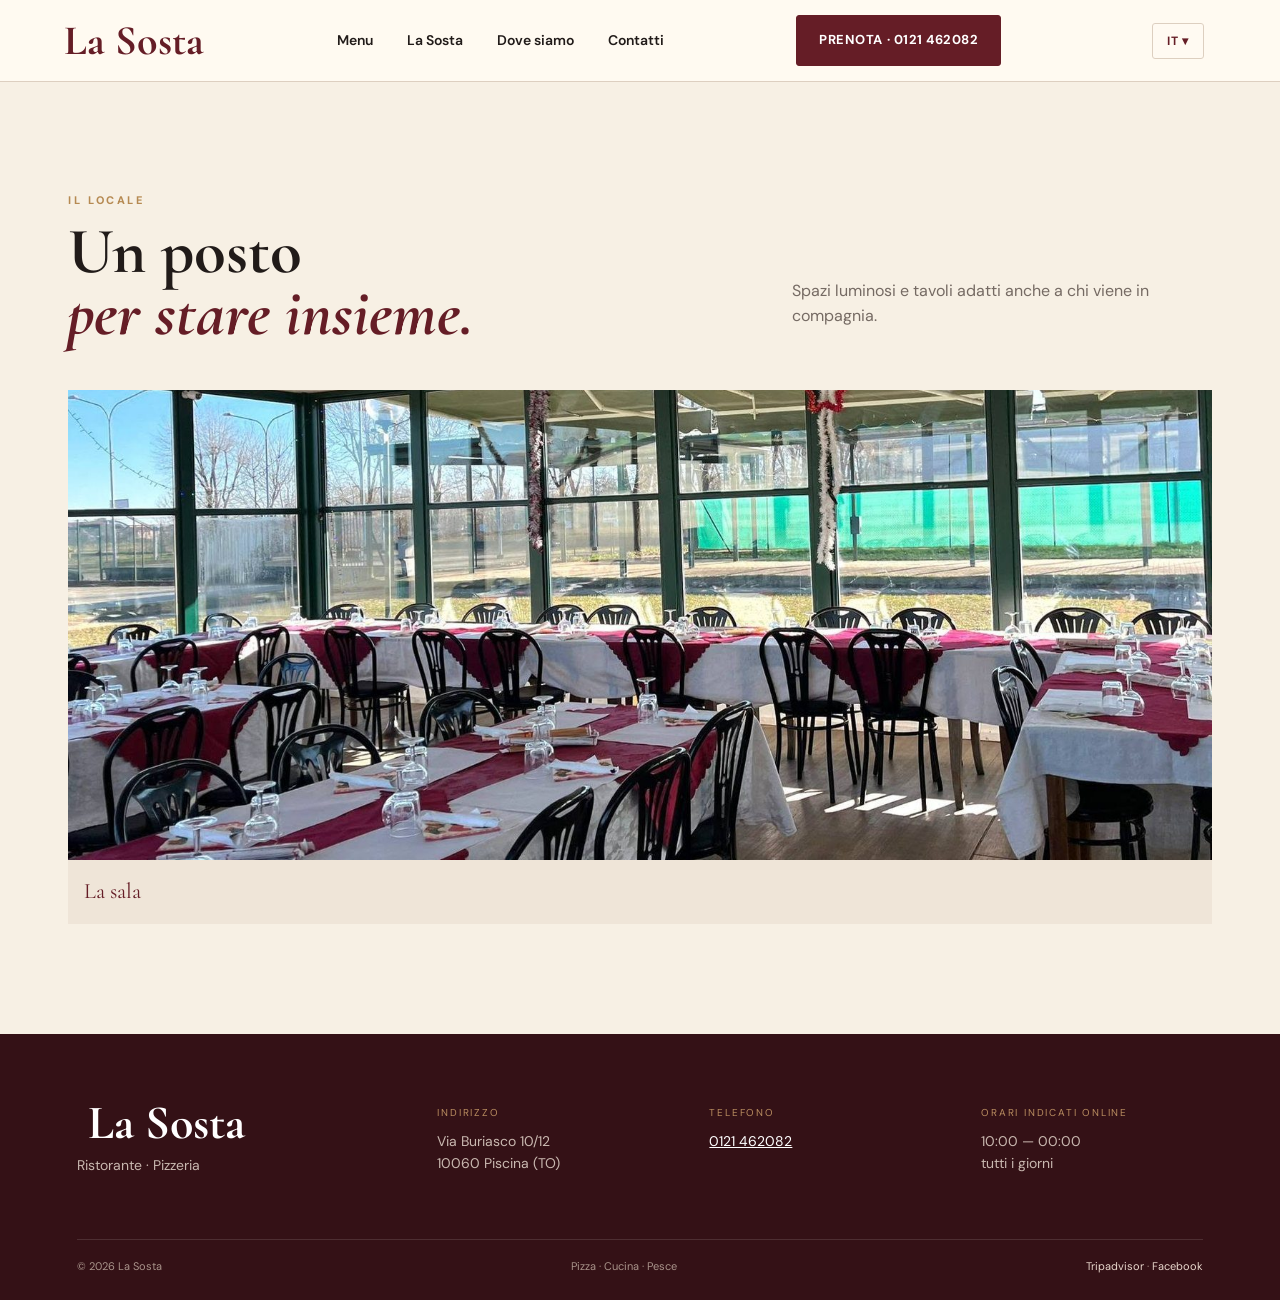
<file: locale.html>
<!doctype html>
<html lang="it">
<head><meta charset="utf-8"><meta name="viewport" content="width=device-width,initial-scale=1"><title>Il locale | La Sosta a Piscina</title><meta name="description" content="Scopri gli spazi e l'ambiente del ristorante La Sosta a Piscina, con sala e spazi per stare insieme."><meta name="theme-color" content="#651d26"><meta property="og:title" content="Il locale | La Sosta a Piscina"><meta property="og:description" content="Scopri gli spazi e l'ambiente del ristorante La Sosta a Piscina, con sala e spazi per stare insieme."><meta property="og:type" content="restaurant"><link rel="preconnect" href="https://fonts.googleapis.com"><link rel="preconnect" href="https://fonts.gstatic.com" crossorigin><link href="https://fonts.googleapis.com/css2?family=Cormorant+Garamond:wght@500;600;700&family=DM+Sans:wght@400;500;600;700&display=swap" rel="stylesheet"><link rel="stylesheet" href="style.css?v=20261031responsive1"><link rel="canonical" href="https://lincwilk.github.io/la-sosta/locale.html"><link rel="icon" href="favicon.svg" type="image/svg+xml"><meta name="robots" content="index,follow"><meta property="og:url" content="https://lincwilk.github.io/la-sosta/locale.html"><meta property="og:locale" content="it_IT"><meta property="og:site_name" content="La Sosta"><meta name="twitter:card" content="summary_large_image"></head>
<body>
<a class="skip-link" href="#contenuto">Vai al contenuto</a><header class="nav" id="top"><a class="brand" href="index.html" aria-label="La Sosta"><div class="logo-text nav-logo-text">La Sosta</div></a><nav class="desktop-nav" aria-label="Navigazione principale"><a href="menu.html" data-i18n="nav_menu">Menu</a><a href="locale.html" data-i18n="nav_about">La Sosta</a><a href="contatti.html#dove-siamo" data-i18n="nav_location">Dove siamo</a><a href="contatti.html#contatti" data-i18n="nav_contact">Contatti</a></nav><a class="btn btn-small" href="tel:+390121462082" data-i18n="book_phone">Prenota · 0121 462082</a><div class="language-switcher" aria-label="Lingua"><button type="button" class="language-btn" aria-haspopup="true" aria-expanded="false">IT ▾</button><div class="language-menu"><button type="button" data-lang="it">🇮🇹 Italiano</button><button type="button" data-lang="en">🇬🇧 English</button><button type="button" data-lang="fr">🇫🇷 Français</button><button type="button" data-lang="pl">🇵🇱 Polski</button><button type="button" data-lang="pt">🇵🇹 Português</button></div></div><button class="menu-toggle" aria-label="Apri menu" aria-expanded="false">☰</button></header>
<main id="contenuto">
<section class="locale-showcase section" id="locale">
  <div class="section-heading">
    <div>
      <p class="eyebrow" data-i18n="locale_eyebrow">IL LOCALE</p>
      <h2 data-i18n="locale_title">Un posto<br><em>per stare insieme.</em></h2>
    </div>
    <p data-i18n="locale_intro">Spazi luminosi, tavoli per gruppi e una cucina che porta in tavola pizza, carne e specialità di mare.</p>
  </div>
  <div class="locale-grid">
    <figure class="locale-main-photo"><img src="assets/sala.jpg" alt="Sala del ristorante La Sosta" loading="lazy"><figcaption data-i18n="locale_sala">La sala</figcaption></figure>
  </div>
</section>
</main>
<div class="mobile-bar"><a href="tel:+390121462082" data-i18n="mobile_call">Prenota</a></div>
<footer id="contatti"><div class="footer-main"><div><div class="logo-text footer-logo-text" id="secret-demo-trigger" title="">&nbsp;La Sosta</div><p data-i18n="footer_type">Ristorante · Pizzeria</p></div><div><small data-i18n="footer_address">INDIRIZZO</small><p>Via Buriasco 10/12<br>10060 Piscina (TO)</p></div><div><small data-i18n="footer_phone">TELEFONO</small><p><a href="tel:+390121462082">0121 462082</a></p></div><div><small data-i18n="footer_hours">ORARI INDICATI ONLINE</small><p>10:00 — 00:00<br>tutti i giorni</p></div></div><div class="footer-bottom"><span>© <span id="year"></span> La Sosta</span><span data-i18n="footer_tagline">Pizza · Cucina · Pesce</span><span class="footer-links"><a href="https://www.tripadvisor.it/Restaurant_Review-g3334659-d7702458-Reviews-La_sosta-Piscina_Province_of_Turin_Piedmont.html" target="_blank" rel="noopener" data-i18n="footer_tripadvisor">Tripadvisor</a> · <a href="https://www.facebook.com/p/La-Sosta-Ristorante-Pizzeria-100063670507147/" target="_blank" rel="noopener" data-i18n="footer_facebook">Facebook</a></span></div></footer>
<script src="script.js?v=20261011multipage2"></script></body></html>
</file>
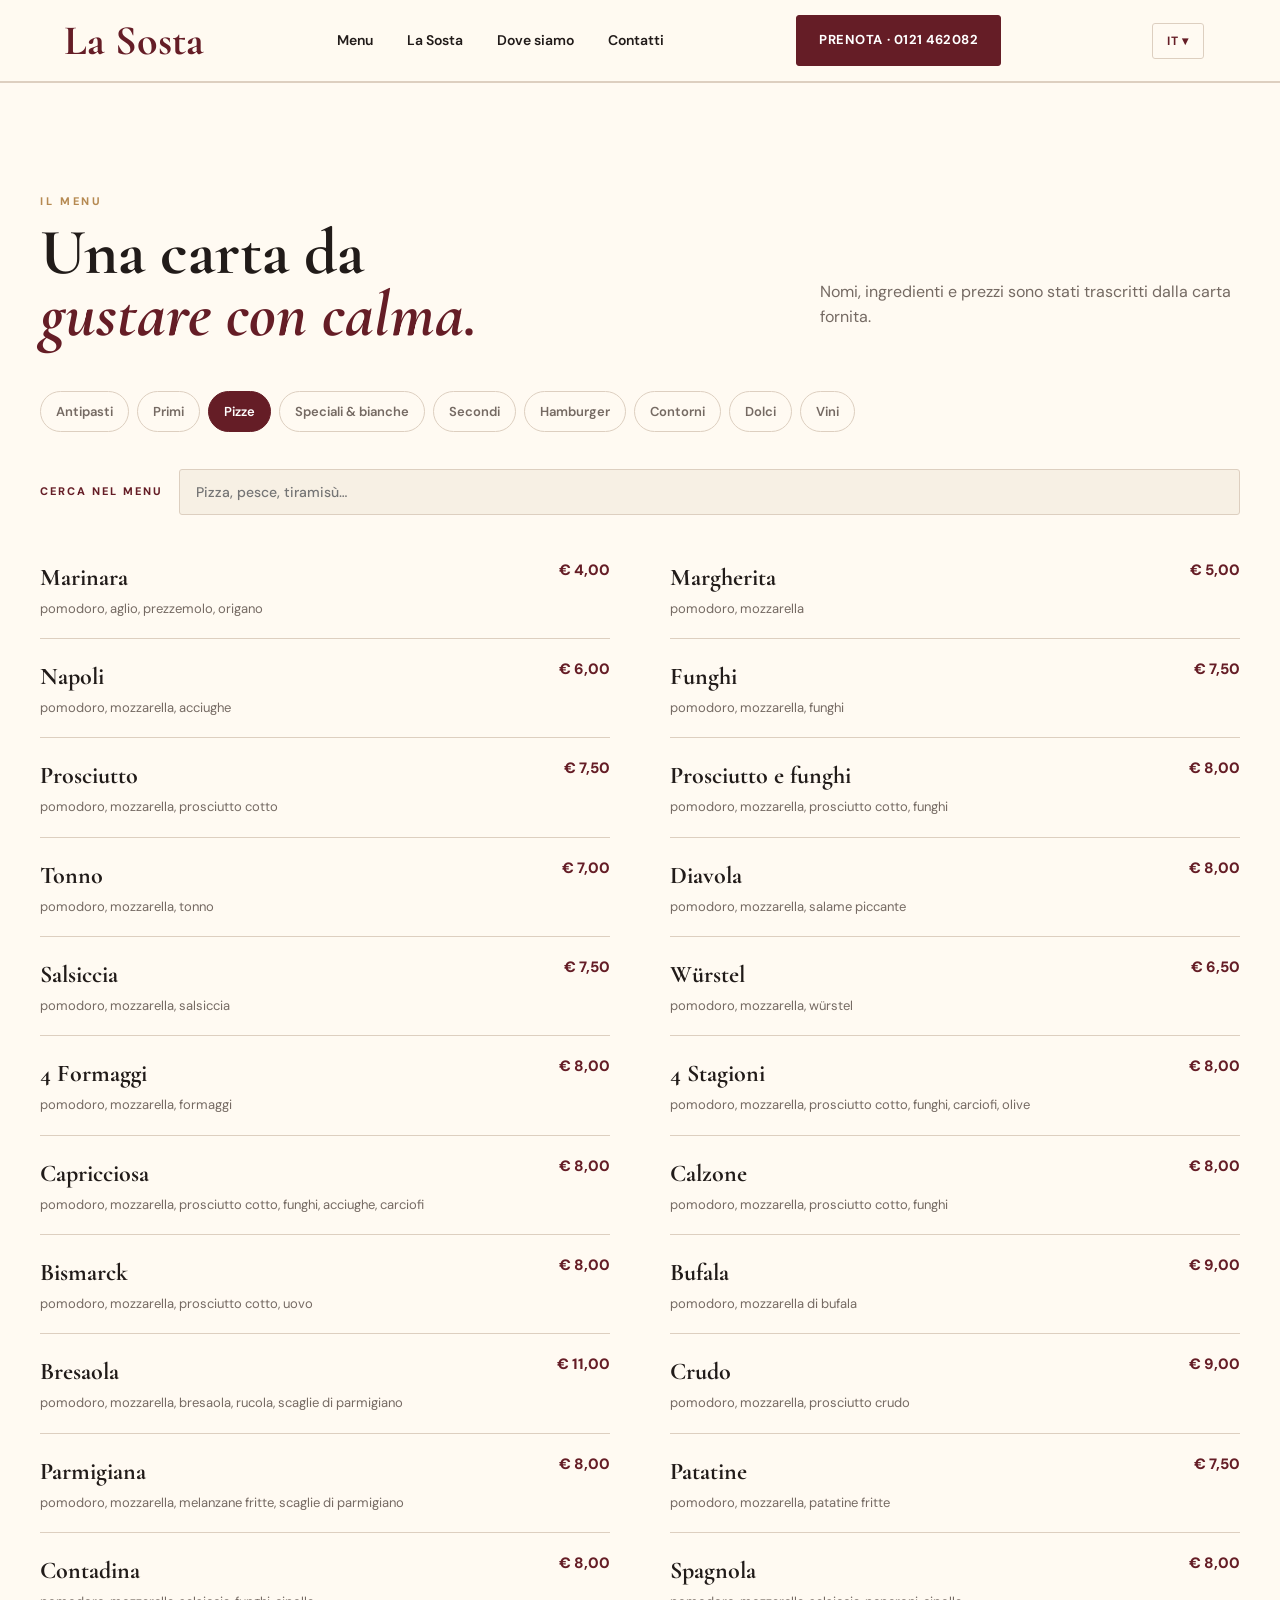
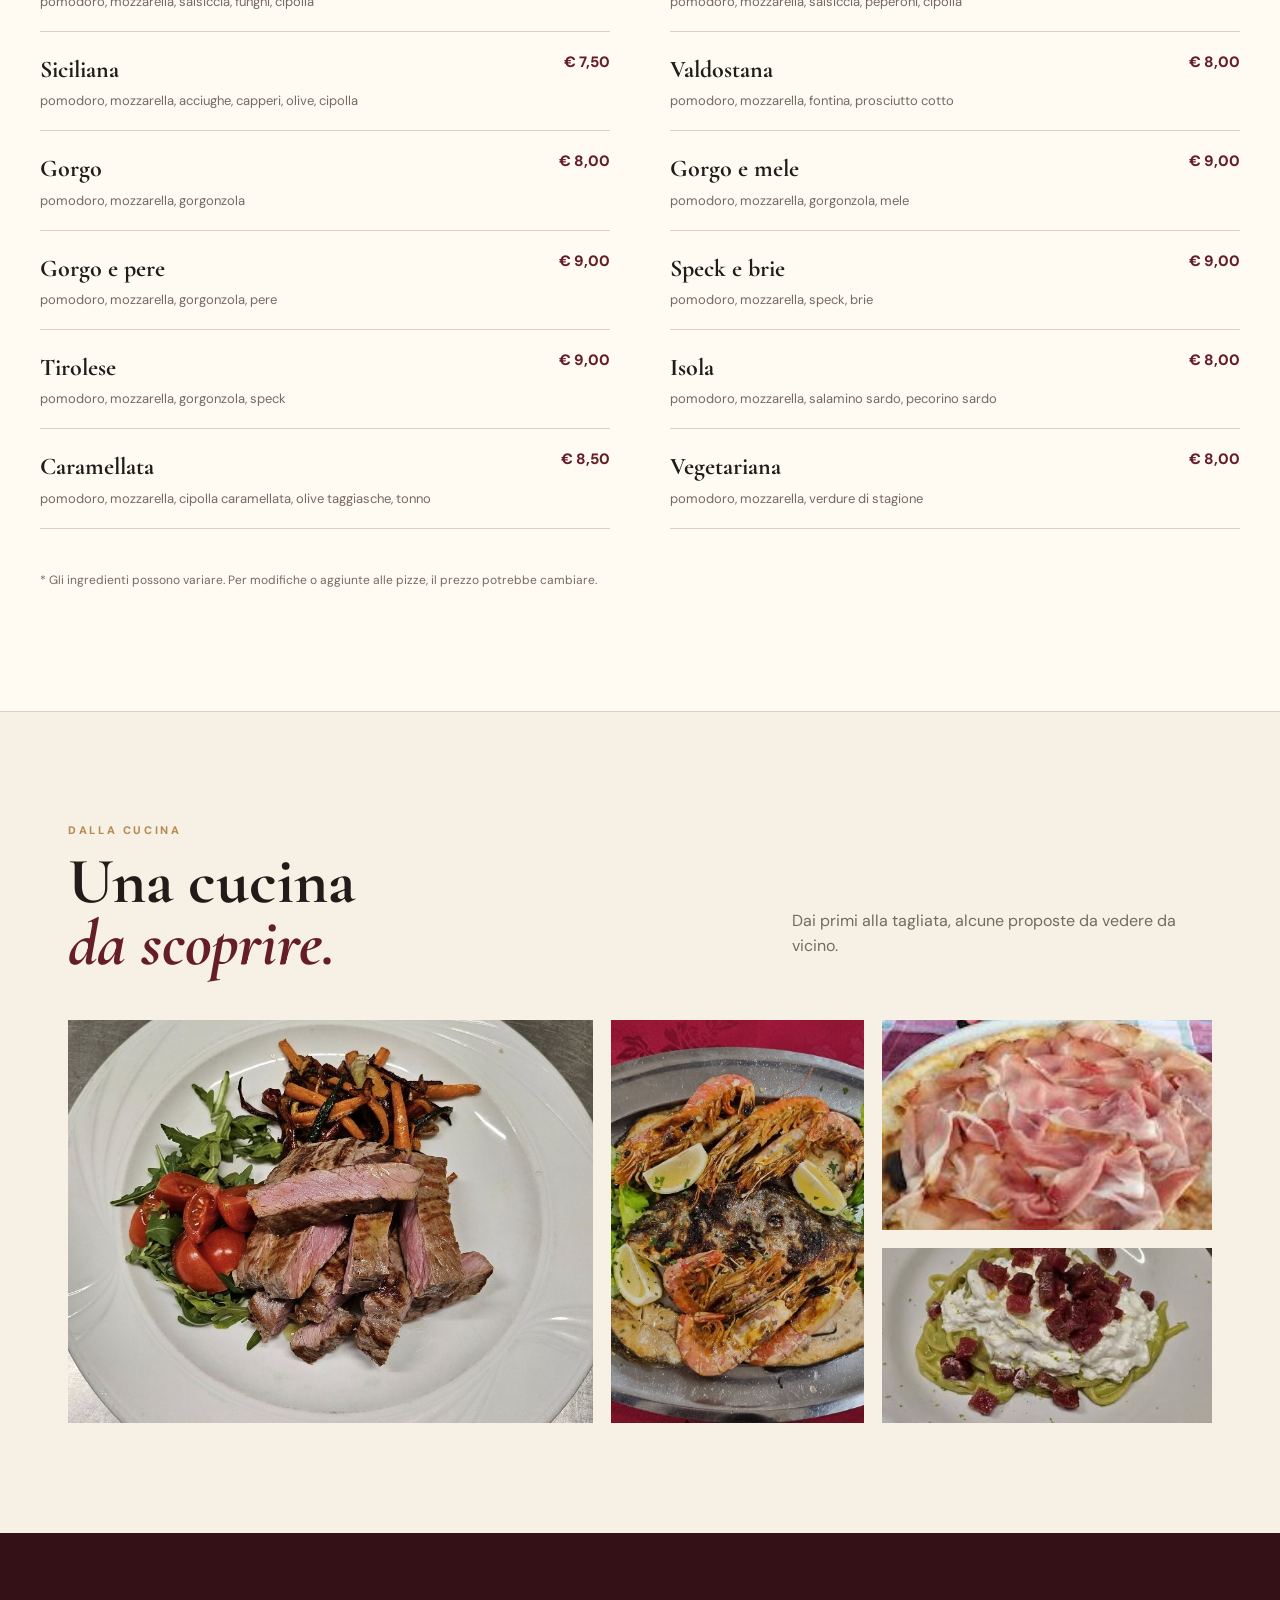
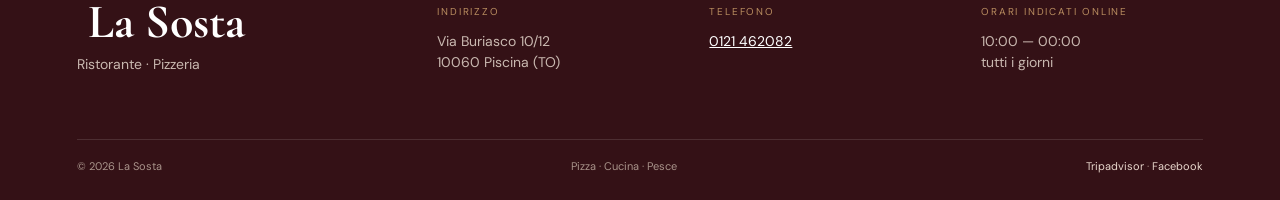
<file: menu.html>
<!doctype html>
<html lang="it">
<head><meta charset="utf-8"><meta name="viewport" content="width=device-width,initial-scale=1"><title>Menu | La Sosta – Ristorante e Pizzeria a Piscina</title><meta name="description" content="Consulta il menu de La Sosta a Piscina: pizze, antipasti, primi, secondi, hamburger, dolci e vini."><meta name="theme-color" content="#651d26"><meta property="og:title" content="Menu | La Sosta – Ristorante e Pizzeria a Piscina"><meta property="og:description" content="Consulta il menu de La Sosta a Piscina: pizze, antipasti, primi, secondi, hamburger, dolci e vini."><meta property="og:type" content="restaurant"><link rel="preconnect" href="https://fonts.googleapis.com"><link rel="preconnect" href="https://fonts.gstatic.com" crossorigin><link href="https://fonts.googleapis.com/css2?family=Cormorant+Garamond:wght@500;600;700&family=DM+Sans:wght@400;500;600;700&display=swap" rel="stylesheet"><link rel="stylesheet" href="style.css?v=20261031responsive1"><link rel="canonical" href="https://lincwilk.github.io/la-sosta/menu.html"><link rel="icon" href="favicon.svg" type="image/svg+xml"><meta name="robots" content="index,follow"><meta property="og:url" content="https://lincwilk.github.io/la-sosta/menu.html"><meta property="og:locale" content="it_IT"><meta property="og:site_name" content="La Sosta"><meta name="twitter:card" content="summary_large_image"></head>
<body>
<a class="skip-link" href="#contenuto">Vai al contenuto</a><header class="nav" id="top"><a class="brand" href="index.html" aria-label="La Sosta"><div class="logo-text nav-logo-text">La Sosta</div></a><nav class="desktop-nav" aria-label="Navigazione principale"><a href="menu.html" data-i18n="nav_menu">Menu</a><a href="locale.html" data-i18n="nav_about">La Sosta</a><a href="contatti.html#dove-siamo" data-i18n="nav_location">Dove siamo</a><a href="contatti.html#contatti" data-i18n="nav_contact">Contatti</a></nav><a class="btn btn-small" href="tel:+390121462082" data-i18n="book_phone">Prenota · 0121 462082</a><div class="language-switcher" aria-label="Lingua"><button type="button" class="language-btn" aria-haspopup="true" aria-expanded="false">IT ▾</button><div class="language-menu"><button type="button" data-lang="it">🇮🇹 Italiano</button><button type="button" data-lang="en">🇬🇧 English</button><button type="button" data-lang="fr">🇫🇷 Français</button><button type="button" data-lang="pl">🇵🇱 Polski</button><button type="button" data-lang="pt">🇵🇹 Português</button></div></div><button class="menu-toggle" aria-label="Apri menu" aria-expanded="false">☰</button></header>
<main id="contenuto">
<section class="menu-section section" id="menu"><div class="section-heading"><div><p class="eyebrow" data-i18n="menu_eyebrow">IL MENU</p><h2 data-i18n="menu_title">Una carta da<br><em>gustare con calma.</em></h2></div><p data-i18n="menu_intro">Nomi, ingredienti e prezzi sono stati trascritti dalla carta fornita.</p></div><div class="menu-tabs" role="tablist" aria-label="Categorie del menu"><button role="tab" aria-selected="false" data-cat="antipasti">Antipasti</button><button role="tab" aria-selected="false" data-cat="primi">Primi</button><button role="tab" aria-selected="true" data-cat="pizze">Pizze</button><button role="tab" aria-selected="false" data-cat="speciali">Speciali & bianche</button><button role="tab" aria-selected="false" data-cat="secondi">Secondi</button><button role="tab" aria-selected="false" data-cat="hamburger">Hamburger</button><button role="tab" aria-selected="false" data-cat="contorni">Contorni</button><button role="tab" aria-selected="false" data-cat="dolci">Dolci</button><button role="tab" aria-selected="false" data-cat="vini">Vini</button></div><div class="menu-search"><label for="menu-search-input" data-i18n="menu_search_label">Cerca nel menu</label><input id="menu-search-input" type="search" autocomplete="off" placeholder="Pizza, pesce, tiramisù…" data-i18n-placeholder="menu_search_placeholder"></div><div id="menu-grid" class="menu-grid" aria-live="polite"></div><p class="menu-note" data-i18n="menu_note">* Gli ingredienti possono variare. Per modifiche o aggiunte alle pizze, il prezzo potrebbe cambiare.</p></section>
<section class="dish-strip section"><div class="section-heading"><div><p class="eyebrow" data-i18n="dish_eyebrow">DALLA CUCINA</p><h2 data-i18n="dish_title">Una cucina<br><em>da scoprire.</em></h2></div><p data-i18n="dish_intro">Carne, pesce e piatti della casa: una selezione per continuare a guardare il menu anche con gli occhi.</p></div><div class="dish-collage"><figure class="dish-main"><img src="assets/tagliata.jpg" alt="Tagliata di vitello" loading="lazy"><figcaption data-i18n="gallery_tagliata">Tagliata di vitello</figcaption></figure><figure><img src="assets/grigliata-pesce.jpg" alt="Grigliata di pesce" loading="lazy"><figcaption data-i18n="gallery_grigliata">Grigliata di pesce</figcaption></figure><figure><img src="assets/pizza-2.jpg" alt="Pizza speciale" loading="lazy"><figcaption data-i18n="gallery_pizza2">Pizza speciale</figcaption></figure><figure><img src="assets/primo.jpg" alt="Primo piatto della cucina" loading="lazy"><figcaption data-i18n="gallery_primi">Primi della cucina</figcaption></figure></div></section>
</main>
<div class="mobile-bar"><a href="tel:+390121462082" data-i18n="mobile_call">Prenota</a></div>
<footer id="contatti"><div class="footer-main"><div><div class="logo-text footer-logo-text" id="secret-demo-trigger" title="">&nbsp;La Sosta</div><p data-i18n="footer_type">Ristorante · Pizzeria</p></div><div><small data-i18n="footer_address">INDIRIZZO</small><p>Via Buriasco 10/12<br>10060 Piscina (TO)</p></div><div><small data-i18n="footer_phone">TELEFONO</small><p><a href="tel:+390121462082">0121 462082</a></p></div><div><small data-i18n="footer_hours">ORARI INDICATI ONLINE</small><p>10:00 — 00:00<br>tutti i giorni</p></div></div><div class="footer-bottom"><span>© <span id="year"></span> La Sosta</span><span data-i18n="footer_tagline">Pizza · Cucina · Pesce</span><span class="footer-links"><a href="https://www.tripadvisor.it/Restaurant_Review-g3334659-d7702458-Reviews-La_sosta-Piscina_Province_of_Turin_Piedmont.html" target="_blank" rel="noopener" data-i18n="footer_tripadvisor">Tripadvisor</a> · <a href="https://www.facebook.com/p/La-Sosta-Ristorante-Pizzeria-100063670507147/" target="_blank" rel="noopener" data-i18n="footer_facebook">Facebook</a></span></div></footer>
<script src="script.js?v=20261011multipage2"></script></body></html>
</file>
<file: style.css>
:root{--cream:#f7f0e4;--paper:#fffaf2;--wine:#651d26;--wine2:#8c3036;--ink:#211b19;--muted:#756a63;--line:#ddcfc0;--gold:#b68a52;--serif:'Cormorant Garamond',Georgia,serif;--sans:'DM Sans',Arial,sans-serif}*{box-sizing:border-box}html{scroll-behavior:smooth;scroll-padding-top:90px}body{margin:0;background:var(--cream);color:var(--ink);font-family:var(--sans);line-height:1.55}.nav{height:82px;position:sticky;top:0;z-index:80;background:rgba(255,250,242,.95);backdrop-filter:blur(12px);border-bottom:1px solid var(--line);display:flex;align-items:center;justify-content:space-between;padding:10px clamp(20px,5vw,80px)}.brand-logo{display:block;width:92px;height:auto;max-height:58px;object-fit:contain}.logo-text{font-family:var(--serif);font-weight:700;font-size:42px;color:var(--wine);line-height:1}.desktop-nav{display:flex;gap:34px}.desktop-nav a{color:var(--ink);text-decoration:none;font-size:14px;font-weight:600}.desktop-nav a:hover{color:var(--wine)}.skip-link{position:fixed;left:16px;top:-60px;z-index:100;background:var(--wine);color:#fff;padding:10px 14px;text-decoration:none;font-weight:700}.skip-link:focus{top:12px}.btn{display:inline-flex;align-items:center;justify-content:center;padding:14px 22px;border-radius:3px;background:var(--wine);color:white;text-decoration:none;font-weight:700;font-size:13px;letter-spacing:.04em;text-transform:uppercase;border:1px solid var(--wine);transition:.2s}.btn:hover{background:var(--wine2);transform:translateY(-1px)}.btn:focus-visible,.menu-tabs button:focus-visible,.menu-toggle:focus-visible,.desktop-nav a:focus-visible,.mobile-bar a:focus-visible{outline:3px solid var(--gold);outline-offset:3px}.btn-ghost{background:transparent;color:var(--wine)}.hero{min-height:680px;background-image:linear-gradient(90deg,rgba(53,20,23,.93),rgba(101,29,38,.82),rgba(53,20,23,.72)),url("assets/pizza-1.jpg");background-size:cover;background-position:center;color:#fff;position:relative;overflow:hidden}.hero:after{content:'';position:absolute;inset:auto -10% -180px -10%;height:340px;background:var(--cream);border-radius:50% 50% 0 0/30% 30% 0 0;opacity:.98}.hero-inner{position:relative;z-index:2;max-width:1200px;margin:auto;padding:105px 28px 100px;display:grid;grid-template-columns:1.25fr .75fr;gap:80px;align-items:center}.eyebrow{font-size:11px;letter-spacing:.24em;font-weight:800;text-transform:uppercase;color:var(--gold);margin:0 0 12px}.hero h1{font-family:var(--serif);font-size:clamp(80px,12vw,150px);line-height:.72;margin:0;font-weight:600}.hero-sub{font-family:var(--serif);font-size:34px;margin:24px 0 15px;color:#f2d7b9}.hero-text{font-size:18px;color:#f8e9db;max-width:590px}.hero-actions{display:flex;gap:12px;flex-wrap:wrap;margin-top:28px}.hero .btn-ghost{color:white;border-color:rgba(255,255,255,.55)}.hero-card{border:1px solid rgba(255,255,255,.22);background:rgba(255,255,255,.08);padding:35px;backdrop-filter:blur(8px)}.hero-card span{font-size:11px;letter-spacing:.2em;color:#e5b46e}.hero-card strong{display:block;font-family:var(--serif);font-size:46px;margin:10px 0}.hero-card p{color:#e7d9d0}.hero-card a{color:#fff;font-weight:700;text-decoration:none}.hero-bottom{position:absolute;z-index:5;bottom:30px;left:50%;transform:translateX(-50%);display:flex;justify-content:center;gap:42px;font-size:12px;font-weight:600;letter-spacing:.01em;color:#eadfd5;background:rgba(65,18,25,.72);border:1px solid rgba(255,255,255,.16);padding:10px 18px;border-radius:2px;white-space:nowrap;box-shadow:0 5px 16px rgba(0,0,0,.08)}.section{max-width:1200px;margin:auto;padding:110px 28px}.intro{display:grid;grid-template-columns:1fr 1fr;gap:100px}.section h2{font-family:var(--serif);font-size:65px;line-height:.95;margin:0}.section h2 em{color:var(--wine);font-style:italic}.intro-copy{font-size:17px;color:var(--muted)}.facts{display:grid;grid-template-columns:repeat(4,1fr);border-top:1px solid var(--line);margin-top:45px}.facts div{padding:18px 12px 0 0;border-right:1px solid var(--line)}.facts div:last-child{border:0}.facts b{font-size:11px;color:var(--wine);display:block}.facts span{font-weight:700}.food-gallery{max-width:1200px}.food-heading{margin-bottom:45px}.food-feature{display:grid;grid-template-columns:1.45fr .8fr;min-height:420px;background:#341116;color:#fff;overflow:hidden}.food-feature-image{min-height:420px}.food-feature-image img{width:100%;height:100%;object-fit:cover;display:block}.food-feature-copy{padding:55px 45px;display:flex;flex-direction:column;justify-content:center}.food-feature-copy h3{font-family:var(--serif);font-size:58px;line-height:.9;margin:0 0 18px}.food-feature-copy p:not(.eyebrow){color:#d8c8c0;font-size:16px}.text-link{color:#e8b975;text-decoration:none;font-weight:700;margin-top:15px}.food-grid{display:grid;grid-template-columns:repeat(4,1fr);gap:18px;margin-top:18px}.food-grid figure{margin:0;background:#efe5d8}.food-grid img{display:block;width:100%;aspect-ratio:1/1;object-fit:cover}.food-grid figcaption{padding:13px 14px 15px;font-family:var(--serif);font-size:21px;color:var(--wine)}@media(max-width:850px){.food-feature{grid-template-columns:1fr}.food-feature-image{min-height:330px}.food-feature-copy{padding:35px 28px}.food-grid{grid-template-columns:repeat(2,1fr)}}@media(max-width:520px){.food-feature-image{min-height:260px}.food-feature-copy h3{font-size:48px}.food-grid{gap:10px}.food-grid figcaption{font-size:18px;padding:10px}}.menu-section{max-width:none;background:var(--paper);border-top:1px solid var(--line);border-bottom:1px solid var(--line)}.menu-section>*{max-width:1200px;margin-left:auto;margin-right:auto}.section-heading{display:flex;justify-content:space-between;align-items:end;gap:50px;margin-bottom:45px}.section-heading>p{max-width:420px;color:var(--muted)}.menu-tabs{display:flex;gap:8px;overflow:auto;padding-bottom:12px;scrollbar-width:none}.menu-tabs button{white-space:nowrap;border:1px solid var(--line);background:transparent;padding:11px 15px;border-radius:30px;color:var(--muted);font:600 13px var(--sans);cursor:pointer}.menu-tabs button.active,.menu-tabs button:hover{background:var(--wine);border-color:var(--wine);color:white}.menu-grid{display:grid;grid-template-columns:repeat(2,1fr);gap:0 60px;margin-top:25px}.menu-item{padding:19px 0;border-bottom:1px solid var(--line);display:grid;grid-template-columns:1fr auto;gap:20px}.menu-item h3{font-family:var(--serif);font-size:24px;margin:0 0 3px}.menu-item p{margin:0;color:var(--muted);font-size:13px}.price{font-weight:800;color:var(--wine);white-space:nowrap;font-size:15px}.menu-note{font-size:12px;color:var(--muted);padding-top:30px}.cta{max-width:none;background:var(--wine);color:#fff;text-align:center;padding:110px 28px}.cta-inner{max-width:800px;margin:auto}.cta h2{font-size:78px}.cta .eyebrow{color:#e2ad68}footer{background:#341116;color:#e9d8cd;padding:65px clamp(28px,6vw,90px) 25px}.footer-main{max-width:1200px;margin:auto;display:grid;grid-template-columns:1.4fr repeat(3,1fr);gap:50px}.footer-logo-text{color:white;font-size:48px}.footer-main p{margin:8px 0;color:#c9b8b0;font-size:14px}.footer-main small{font-size:10px;letter-spacing:.18em;color:#b98d60}.footer-main a{color:#fff}.footer-bottom{max-width:1200px;margin:55px auto 0;padding-top:18px;border-top:1px solid rgba(255,255,255,.12);display:flex;justify-content:space-between;font-size:11px;color:#a9948b}.menu-toggle{display:none;border:0;background:none;font-size:25px;color:var(--wine)}@media(max-width:850px){.why-grid{grid-template-columns:repeat(2,1fr)}.why-grid article:nth-child(2){border-right:0}.why-grid article:nth-child(-n+2){border-bottom:1px solid var(--line)}.location-card{grid-template-columns:1fr}.location-map{min-height:280px}.desktop-nav,.nav>.btn{display:none}.menu-toggle{display:block}.hero-inner{grid-template-columns:1fr;padding-top:80px}.hero-card{display:none}.hero-bottom{left:12px;right:12px;transform:none;bottom:14px;flex-direction:column;align-items:center;gap:5px;white-space:normal;text-align:center;padding:10px 10px;font-size:11px;color:#eadfd5;background:rgba(65,18,25,.76);border-color:rgba(255,255,255,.14)}.intro{grid-template-columns:1fr;gap:35px}.section-heading{display:block}.menu-grid{grid-template-columns:1fr}.footer-main{grid-template-columns:1fr 1fr}.cta h2,.section h2{font-size:58px}}@media(max-width:520px){.nav{height:70px}.logo-text{font-size:34px}.hero{min-height:690px}.hero-inner{padding:70px 22px 130px}.hero h1{font-size:80px}.hero-sub{font-size:28px}.hero-text{font-size:16px}.section{padding:80px 22px}.facts{grid-template-columns:repeat(2,1fr)}.facts div:nth-child(2){border-right:0}.facts div:nth-child(-n+2){border-bottom:1px solid var(--line);padding-bottom:15px}.footer-main{grid-template-columns:1fr}.cta{padding:80px 22px}}.why{background:var(--cream)}.why-grid{display:grid;grid-template-columns:repeat(4,1fr);border-top:1px solid var(--line);border-bottom:1px solid var(--line)}.why-grid article{padding:30px 24px 34px 0;border-right:1px solid var(--line)}.why-grid article:not(:first-child){padding-left:24px}.why-grid article:last-child{border-right:0}.why-grid span{font-size:11px;color:var(--gold);font-weight:800}.why-grid h3{font-family:var(--serif);font-size:32px;margin:12px 0 6px;color:var(--wine)}.why-grid p{margin:0;color:var(--muted);font-size:14px;max-width:230px}.location{max-width:none;background:var(--cream)}.location-card{max-width:1200px;margin:auto;display:grid;grid-template-columns:.85fr 1.15fr;min-height:430px;background:#efe4d7;overflow:hidden}.location-card>div:first-child{padding:60px}.location-card h2{font-size:64px}.location-address{font-family:var(--serif);font-size:27px;line-height:1.05;color:var(--wine);margin:30px 0 8px}.location-meta{font-size:13px;color:var(--muted)}.location-hours{font-size:13px;color:var(--muted);margin:14px 0 0}.location-hours strong{color:var(--wine)}.location-map{position:relative;background:radial-gradient(circle at 50% 50%,#dbc9b5 0 2px,transparent 3px),linear-gradient(135deg,#e8ddcf,#d4c1ad);background-size:26px 26px,100% 100%;min-height:430px}.mobile-bar{display:none}@media(max-width:520px){.brand-logo{width:78px}.why-grid{grid-template-columns:1fr}.why-grid article,.why-grid article:not(:first-child){padding:22px 0;border-right:0!important;border-bottom:1px solid var(--line)}.why-grid article:last-child{border-bottom:0}.location-card>div:first-child{padding:45px 22px}.location-card h2{font-size:54px}.location-map{min-height:240px}.mobile-bar{position:fixed;display:grid;grid-template-columns:repeat(3,1fr);left:0;right:0;bottom:0;z-index:30;background:rgba(52,17,22,.97);border-top:1px solid rgba(255,255,255,.12);padding-bottom:env(safe-area-inset-bottom)}.mobile-bar a{color:#fff;text-decoration:none;text-align:center;padding:13px 4px;font-size:11px;font-weight:800;text-transform:uppercase;letter-spacing:.08em;border-right:1px solid rgba(255,255,255,.1)}.mobile-bar a:last-child{border-right:0}body{padding-bottom:48px}}@media (prefers-reduced-motion:no-preference){.food-grid figure,.why-grid article,.menu-item{transition:transform .25s ease,box-shadow .25s ease}.food-grid figure:hover{transform:translateY(-4px);box-shadow:0 14px 30px rgba(33,27,25,.10)}.why-grid article:hover{transform:translateY(-3px)}.menu-item:hover{transform:translateX(4px)}.brand-logo{transition:transform .2s ease}.brand-logo:hover{transform:scale(1.03)}}
@media(max-width:850px){.desktop-nav.open{display:flex;position:absolute;top:82px;left:0;right:0;flex-direction:column;gap:0;background:rgba(255,250,242,.98);backdrop-filter:blur(14px);border-bottom:1px solid var(--line);box-shadow:0 10px 24px rgba(33,27,25,.08);z-index:25}.desktop-nav.open a{padding:16px 22px;border-bottom:1px solid var(--line);font-size:14px}.desktop-nav.open a:last-child{border-bottom:0}.menu-toggle{cursor:pointer;padding:8px}.menu-toggle[aria-expanded="true"]{font-size:0}.menu-toggle[aria-expanded="true"]::after{content:"×";font-size:29px}}
@media(max-width:520px){.desktop-nav.open{top:70px}}
.nav-logo-text{font-size:42px;color:var(--wine);white-space:nowrap}.location-map{overflow:hidden}.location-map iframe{display:block;width:100%;height:100%;min-height:430px;border:0}.brand{text-decoration:none}@media(max-width:520px){.nav-logo-text{font-size:34px}.location-map iframe{min-height:240px}}
@media(max-width:520px){.location-card{grid-template-columns:1fr;}.location-card>div:first-child{padding:45px 22px;}.location-map{width:100%;min-height:300px;}.location-map iframe{width:100%;height:300px;min-height:300px;}}
.language-switcher{position:relative;display:flex;align-items:center;margin-left:auto;margin-right:12px}.language-btn{border:1px solid var(--line);background:var(--paper);color:var(--wine);font:700 12px var(--sans);letter-spacing:.08em;text-transform:uppercase;padding:9px 11px;border-radius:3px;cursor:pointer}.language-btn:hover{background:var(--cream)}.language-menu{display:none;position:absolute;right:0;top:calc(100% + 8px);min-width:155px;background:var(--paper);border:1px solid var(--line);box-shadow:0 12px 30px rgba(33,27,25,.12);z-index:50;padding:5px}.language-menu.open{display:block}.language-menu button{display:block;width:100%;border:0;background:transparent;text-align:left;padding:10px 11px;color:var(--ink);font:600 13px var(--sans);cursor:pointer}.language-menu button:hover{background:var(--cream);color:var(--wine)}.language-switcher{position:relative;display:flex;align-items:center;flex:0 0 auto;margin-left:18px;margin-right:12px;z-index:60}.language-btn{border:1px solid var(--line);background:var(--paper);color:var(--wine);font:700 12px var(--sans);letter-spacing:.08em;text-transform:uppercase;padding:9px 11px;border-radius:3px;cursor:pointer;min-width:52px}.language-btn:hover{background:var(--cream)}.language-menu{display:none;position:absolute;right:0;top:calc(100% + 8px);min-width:155px;background:var(--paper);border:1px solid var(--line);box-shadow:0 12px 30px rgba(33,27,25,.12);z-index:100;padding:5px}.language-menu.open{display:block}.language-menu button{display:block;width:100%;border:0;background:transparent;text-align:left;padding:10px 11px;color:var(--ink);font:600 13px var(--sans);cursor:pointer}.language-menu button:hover{background:var(--cream);color:var(--wine)}@media(max-width:520px){.language-switcher{margin-left:14px;margin-right:10px}.language-btn{padding:9px 11px;font-size:12px;min-width:52px}}
/* v2 polish */
.menu-search{display:flex;align-items:center;gap:16px;max-width:1200px;margin:25px auto 0}
.menu-search label{font-size:11px;text-transform:uppercase;letter-spacing:.18em;font-weight:800;color:var(--wine);white-space:nowrap}
.menu-search input{flex:1;border:1px solid var(--line);background:var(--cream);border-radius:3px;padding:13px 16px;font:500 14px var(--sans);color:var(--ink);outline:none}
.menu-search input:focus{border-color:var(--gold);box-shadow:0 0 0 3px rgba(182,138,82,.12)}
.menu-empty{grid-column:1/-1;padding:45px 20px;text-align:center;border:1px dashed var(--line);color:var(--muted);margin-top:20px}
.menu-result-count{font-size:11px;color:var(--muted);margin:10px 0 0}
.food-grid{grid-template-columns:repeat(3,1fr)}
.food-grid figure{min-width:0}
.location-map{display:flex;align-items:stretch;min-height:420px;background:linear-gradient(135deg,#eadfd2,#f7f0e4)}
.map-placeholder{width:100%;min-height:100%;padding:40px;display:flex;flex-direction:column;justify-content:center;align-items:flex-start;gap:10px;background:
radial-gradient(circle at 20% 20%,rgba(101,29,38,.06) 0 2px,transparent 3px),
linear-gradient(90deg,rgba(101,29,38,.035) 1px,transparent 1px),
linear-gradient(rgba(101,29,38,.035) 1px,transparent 1px);
background-size:auto,34px 34px,34px 34px}
.map-placeholder .map-pin{font-size:40px;color:var(--wine);line-height:1}
.map-placeholder strong{font-family:var(--serif);font-size:42px;color:var(--wine)}
.map-placeholder>span:not(.map-pin){color:var(--muted);font-size:14px}
.map-placeholder small{color:var(--muted);font-size:11px;max-width:300px}
.location-map iframe{width:100%;height:100%;border:0;min-height:420px}
.footer-links a{color:#e9d8cd;text-decoration:none}
.footer-links a:hover{text-decoration:underline}
@media(max-width:850px){
 .menu-search{display:block}
 .menu-search label{display:block;margin-bottom:8px}
 .food-grid{grid-template-columns:repeat(2,1fr)}
 .location-map{min-height:300px}
 .location-map iframe{min-height:300px}
}
@media(max-width:520px){
 .menu-search input{width:100%}
 .food-grid{grid-template-columns:repeat(2,1fr);gap:10px}
 .map-placeholder{padding:28px 22px}
 .map-placeholder strong{font-size:34px}
}

/* Explicit map CTA contrast */
#load-map{background:var(--wine);color:#fff;border-color:var(--wine);display:inline-flex!important;visibility:visible!important;opacity:1!important;}
#load-map:hover{background:var(--wine2);color:#fff;}
#load-map:focus-visible{outline:3px solid var(--gold);outline-offset:3px;}

.locale-showcase{max-width:1200px}
.locale-grid{display:grid;grid-template-columns:1.5fr .8fr;gap:18px;margin-top:45px}
.locale-grid figure{margin:0;background:#efe5d8;overflow:hidden}
.locale-grid img{display:block;width:100%;height:100%;min-height:420px;object-fit:cover}
.locale-grid .locale-main-photo img{min-height:520px}
.locale-grid figcaption{padding:14px 16px 16px;font-family:var(--serif);font-size:22px;color:var(--wine)}
@media(max-width:850px){.locale-grid{grid-template-columns:1fr 1fr}.locale-grid img,.locale-grid .locale-main-photo img{min-height:300px}}
@media(max-width:520px){.locale-grid{grid-template-columns:1fr}.locale-grid img,.locale-grid .locale-main-photo img{min-height:280px}}

.locale-grid{grid-template-columns:1fr}
.locale-grid .locale-main-photo img{min-height:520px;max-height:620px}
@media(max-width:850px){.locale-grid .locale-main-photo img{min-height:360px}}
@media(max-width:520px){.locale-grid .locale-main-photo img{min-height:280px}}

/* Refined "Perché La Sosta" cards */
.why-grid{gap:14px;border:0}
.why-grid article{position:relative;padding:30px 28px 28px!important;border:1px solid var(--line)!important;background:rgba(255,255,255,.18);min-height:250px;display:flex;flex-direction:column;transition:transform .25s ease,background .25s ease,border-color .25s ease}
.why-grid article:hover{transform:translateY(-4px);background:#fffaf3;border-color:rgba(123,34,48,.25)}
.why-icon{font-size:18px;color:var(--gold);line-height:1;margin-bottom:26px}
.why-label{font-size:10px;letter-spacing:.16em;font-weight:800;color:var(--gold);margin-bottom:8px}
.why-grid h3{font-size:30px;margin:0 0 10px}
.why-grid p{font-size:15px;line-height:1.6;max-width:250px}
.why-grid a{margin-top:auto;padding-top:22px;font-size:11px;letter-spacing:.08em;text-transform:uppercase;font-weight:800;color:var(--wine);text-decoration:none}
.why-grid a:hover{text-decoration:underline}
@media(max-width:850px){.why-grid{grid-template-columns:repeat(2,1fr)}.why-grid article{min-height:230px}}
@media(max-width:520px){.why-grid{grid-template-columns:1fr;gap:10px}.why-grid article{min-height:0;padding:26px 22px!important}.why-icon{margin-bottom:20px}}

/* Final CTA refinement */
.cta{background:var(--paper);color:var(--ink);padding:78px 28px 82px;border-top:1px solid var(--line);border-bottom:1px solid var(--line)}
.cta-inner{max-width:900px}
.cta .eyebrow{color:var(--gold)}
.cta h2{font-size:68px;color:var(--wine);margin:0 0 12px}
.cta p{color:var(--muted)}
.cta .hero-actions{justify-content:center;margin-top:24px}
.cta .btn-ghost{background:transparent;color:var(--wine);border-color:var(--wine)}
.cta .btn-ghost:hover{background:var(--wine);color:#fff;border-color:var(--wine)}
@media(max-width:850px){.cta h2{font-size:58px}}
@media(max-width:520px){.cta{padding:62px 22px 66px}.cta h2{font-size:50px}}


/* Editorial food layout */
.intro-photo{grid-column:1/-1;margin:18px 0 0;background:#efe5d8;overflow:hidden;position:relative}.intro-photo img{display:block;width:100%;height:560px;object-fit:cover}.intro-photo figcaption,.dish-collage figcaption{padding:13px 16px 15px;font-family:var(--serif);font-size:22px;color:var(--wine);background:#efe5d8}
.editorial-stack{display:flex;flex-direction:column;gap:100px;margin-top:20px}.editorial-row{display:grid;grid-template-columns:1.35fr .85fr;min-height:470px;align-items:stretch}.editorial-row-reverse{grid-template-columns:.85fr 1.35fr}.editorial-row-reverse .editorial-image{order:2}.editorial-row-reverse .editorial-copy{order:1}.editorial-image{min-height:470px;overflow:hidden;background:#341116}.editorial-image img{width:100%;height:100%;display:block;object-fit:cover;transition:transform .5s ease}.editorial-row:hover .editorial-image img{transform:scale(1.025)}.editorial-copy{background:#341116;color:#fff;padding:65px 52px;display:flex;flex-direction:column;justify-content:center}.editorial-copy h3{font-family:var(--serif);font-size:58px;line-height:.92;margin:0 0 18px}.editorial-copy p:not(.eyebrow){color:#d8c8c0;font-size:16px;max-width:360px}.editorial-copy .text-link{margin-top:15px}
.dish-strip{max-width:1200px}.dish-collage{display:grid;grid-template-columns:1.35fr .65fr .85fr;grid-template-rows:260px 220px;gap:18px}.dish-collage figure{margin:0;background:#efe5d8;overflow:hidden}.dish-collage img{display:block;width:100%;height:100%;min-height:0;object-fit:cover;transition:transform .45s ease}.dish-collage figure:hover img{transform:scale(1.025)}.dish-collage .dish-main{grid-row:1/3}.dish-collage figure:nth-child(2){grid-column:2;grid-row:1/3}.dish-collage figure:nth-child(3){grid-column:3;grid-row:1}.dish-collage figure:nth-child(4){grid-column:3;grid-row:2}.dish-collage figcaption{font-size:20px}
@media(max-width:850px){.intro-photo img{height:400px}.editorial-stack{gap:55px}.editorial-row,.editorial-row-reverse{grid-template-columns:1fr}.editorial-row-reverse .editorial-image,.editorial-row-reverse .editorial-copy{order:initial}.editorial-image{min-height:330px}.editorial-copy{padding:42px 30px}.editorial-copy h3{font-size:50px}.dish-collage{grid-template-columns:1.2fr .8fr;grid-template-rows:260px 220px}.dish-collage .dish-main{grid-column:1;grid-row:1/3}.dish-collage figure:nth-child(2){grid-column:2;grid-row:1}.dish-collage figure:nth-child(3){grid-column:2;grid-row:2}.dish-collage figure:nth-child(4){display:none}}
@media(max-width:520px){.intro-photo{margin-top:5px}.intro-photo img{height:280px}.editorial-stack{gap:45px}.editorial-image{min-height:260px}.editorial-copy{padding:34px 24px}.editorial-copy h3{font-size:44px}.dish-collage{grid-template-columns:1fr 1fr;grid-template-rows:190px 160px;gap:10px}.dish-collage .dish-main{grid-column:1/-1;grid-row:1}.dish-collage figure:nth-child(2){grid-column:1;grid-row:2}.dish-collage figure:nth-child(3){grid-column:2;grid-row:2}.dish-collage figure:nth-child(4){display:none}.dish-collage figcaption{font-size:17px;padding:9px 10px 11px}}


/* Compact desktop editorial layout */
.intro-photo img{height:420px}
.editorial-stack{gap:60px}
.editorial-row,.editorial-row-reverse{min-height:360px}
.editorial-image{min-height:360px}
.editorial-copy{padding:42px 42px}
.editorial-copy h3{font-size:50px}
.locale-grid .locale-main-photo img{min-height:400px;max-height:470px}
.dish-collage{grid-template-rows:210px 175px}
@media(max-width:850px){
  .intro-photo img{height:340px}
  .editorial-row,.editorial-row-reverse{min-height:0}
  .editorial-image{min-height:300px}
  .locale-grid .locale-main-photo img{min-height:340px}
}
@media(max-width:520px){
  .intro-photo img{height:260px}
  .editorial-image{min-height:240px}
  .locale-grid .locale-main-photo img{min-height:280px}
}


/* Mobile: keep the main page tabs visible in the sticky top header */
@media(max-width:850px){
  .nav{
    height:auto;
    min-height:70px;
    flex-wrap:wrap;
    justify-content:space-between;
    gap:0 8px;
    padding:9px 16px 0;
  }
  .nav .brand{order:0;flex:0 0 auto}
  .nav .language-switcher{order:1;margin-left:auto;margin-right:0}
  .nav>.btn,.nav .menu-toggle{display:none!important}
  .desktop-nav,
  .desktop-nav.open{
    order:2;
    display:flex!important;
    position:static;
    width:calc(100% + 32px);
    flex:0 0 calc(100% + 32px);
    margin:8px -16px 0;
    padding:0 12px;
    flex-direction:row;
    align-items:stretch;
    justify-content:space-between;
    gap:6px;
    overflow-x:auto;
    overflow-y:hidden;
    white-space:nowrap;
    background:rgba(255,250,242,.98);
    border-top:1px solid var(--line);
    border-bottom:0;
    box-shadow:none;
    scrollbar-width:none;
    -webkit-overflow-scrolling:touch;
  }
  .desktop-nav::-webkit-scrollbar{display:none}
  .desktop-nav a,
  .desktop-nav.open a{
    display:flex;
    flex:0 0 auto;
    align-items:center;
    justify-content:center;
    padding:11px 10px 12px;
    border:0;
    border-bottom:2px solid transparent;
    font-size:12px;
    line-height:1.2;
  }
  .desktop-nav a:hover,
  .desktop-nav a:focus-visible{border-bottom-color:var(--wine)}
}
@media(max-width:520px){
  .nav{padding-top:9px}
  .nav-logo-text{font-size:32px}
  .desktop-nav,
  .desktop-nav.open{gap:2px;padding-left:8px;padding-right:8px}
  .desktop-nav a,
  .desktop-nav.open a{padding:10px 8px 11px;font-size:11px}
  html{scroll-padding-top:125px}
}


/* Homepage: one clear menu action instead of repeating the same link on every card */
.why-menu-cta{display:flex;justify-content:center;margin-top:30px}
.why-menu-cta .btn{min-width:220px}
@media(max-width:520px){.why-menu-cta{margin-top:22px}.why-menu-cta .btn{width:100%}}


/* Refined mobile/tablet header: evenly distribute navigation across the full width */
@media(max-width:850px){
  .nav{
    padding-left:clamp(14px,3vw,28px);
    padding-right:clamp(14px,3vw,28px);
  }
  .desktop-nav,.desktop-nav.open{
    width:calc(100% + clamp(28px,6vw,56px));
    flex-basis:calc(100% + clamp(28px,6vw,56px));
    margin-left:calc(-1 * clamp(14px,3vw,28px));
    margin-right:calc(-1 * clamp(14px,3vw,28px));
    padding:0 clamp(10px,2.5vw,24px);
    display:flex!important;
    justify-content:space-between;
    align-items:stretch;
    gap:0;
    overflow-x:visible;
    border-top:1px solid rgba(101,29,38,.14);
    background:rgba(255,250,242,.98);
  }
  .desktop-nav a,.desktop-nav.open a{
    flex:1 1 0;
    min-width:0;
    padding:13px 5px 14px;
    text-align:center;
    white-space:nowrap;
    font-size:clamp(12px,1.6vw,15px);
    font-weight:600;
    letter-spacing:0;
    border-bottom:2px solid transparent;
    transition:background .2s ease,border-color .2s ease,color .2s ease;
  }
  .desktop-nav a:hover,.desktop-nav.open a:hover,
  .desktop-nav a:focus-visible,.desktop-nav.open a:focus-visible{
    background:rgba(101,29,38,.045);
    border-bottom-color:var(--wine);
  }
}
@media(max-width:420px){
  .desktop-nav,.desktop-nav.open{padding-left:5px;padding-right:5px}
  .desktop-nav a,.desktop-nav.open a{font-size:11px;padding:12px 2px 13px}
}


/* Responsive contact, category, and mobile action refinements */
@media(max-width:850px){
  .location-card{grid-template-columns:minmax(0,1fr)}
  .location-map{min-height:300px}
  .map-placeholder{padding:clamp(24px,5vw,40px)}
  .map-placeholder strong{font-size:clamp(32px,5vw,40px)}
  .menu-tabs{flex-wrap:wrap;overflow:visible;gap:8px;padding-bottom:12px}
  .menu-tabs button{flex:0 1 auto;min-height:44px;white-space:normal}
}
@media(max-width:520px){
  .mobile-bar{grid-template-columns:minmax(0,1fr)}
  .mobile-bar a{display:flex;align-items:center;justify-content:center;min-height:48px}
  body{padding-bottom:calc(48px + env(safe-area-inset-bottom,0px))}
}
</file>
